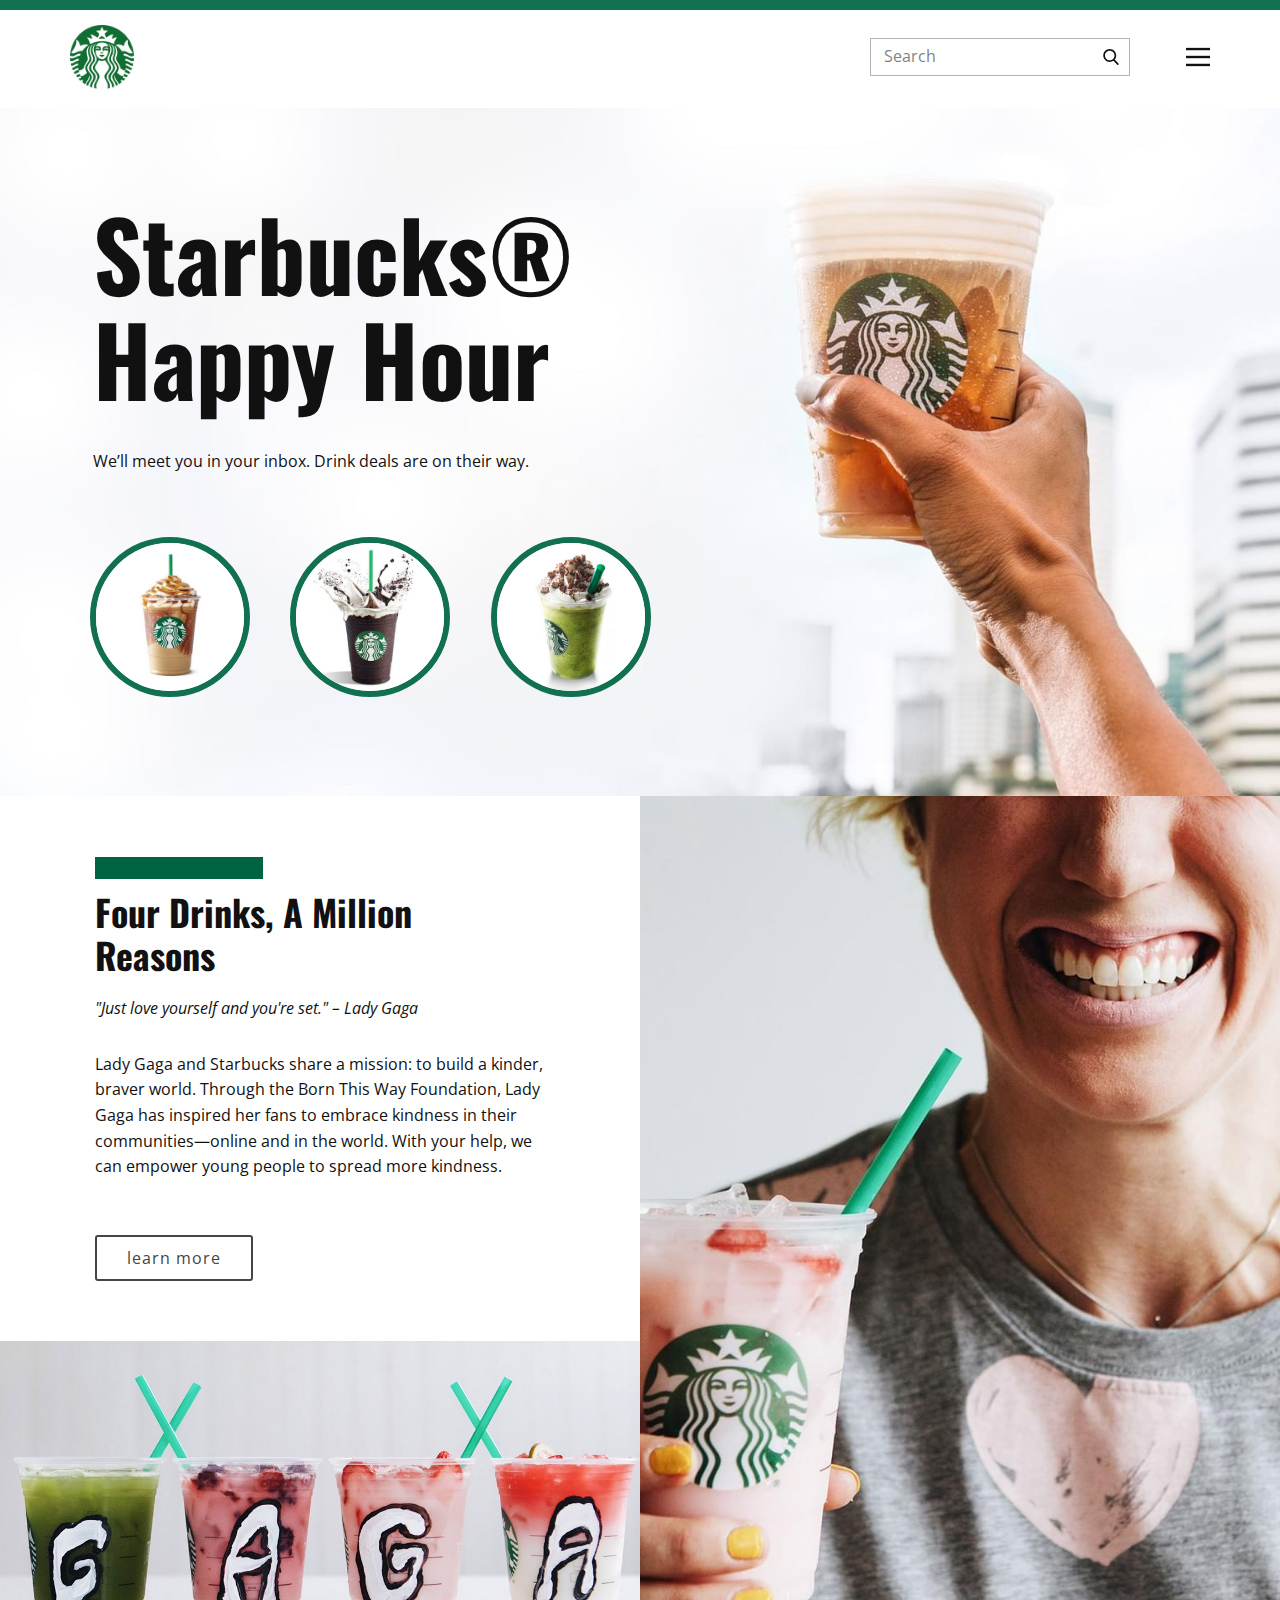
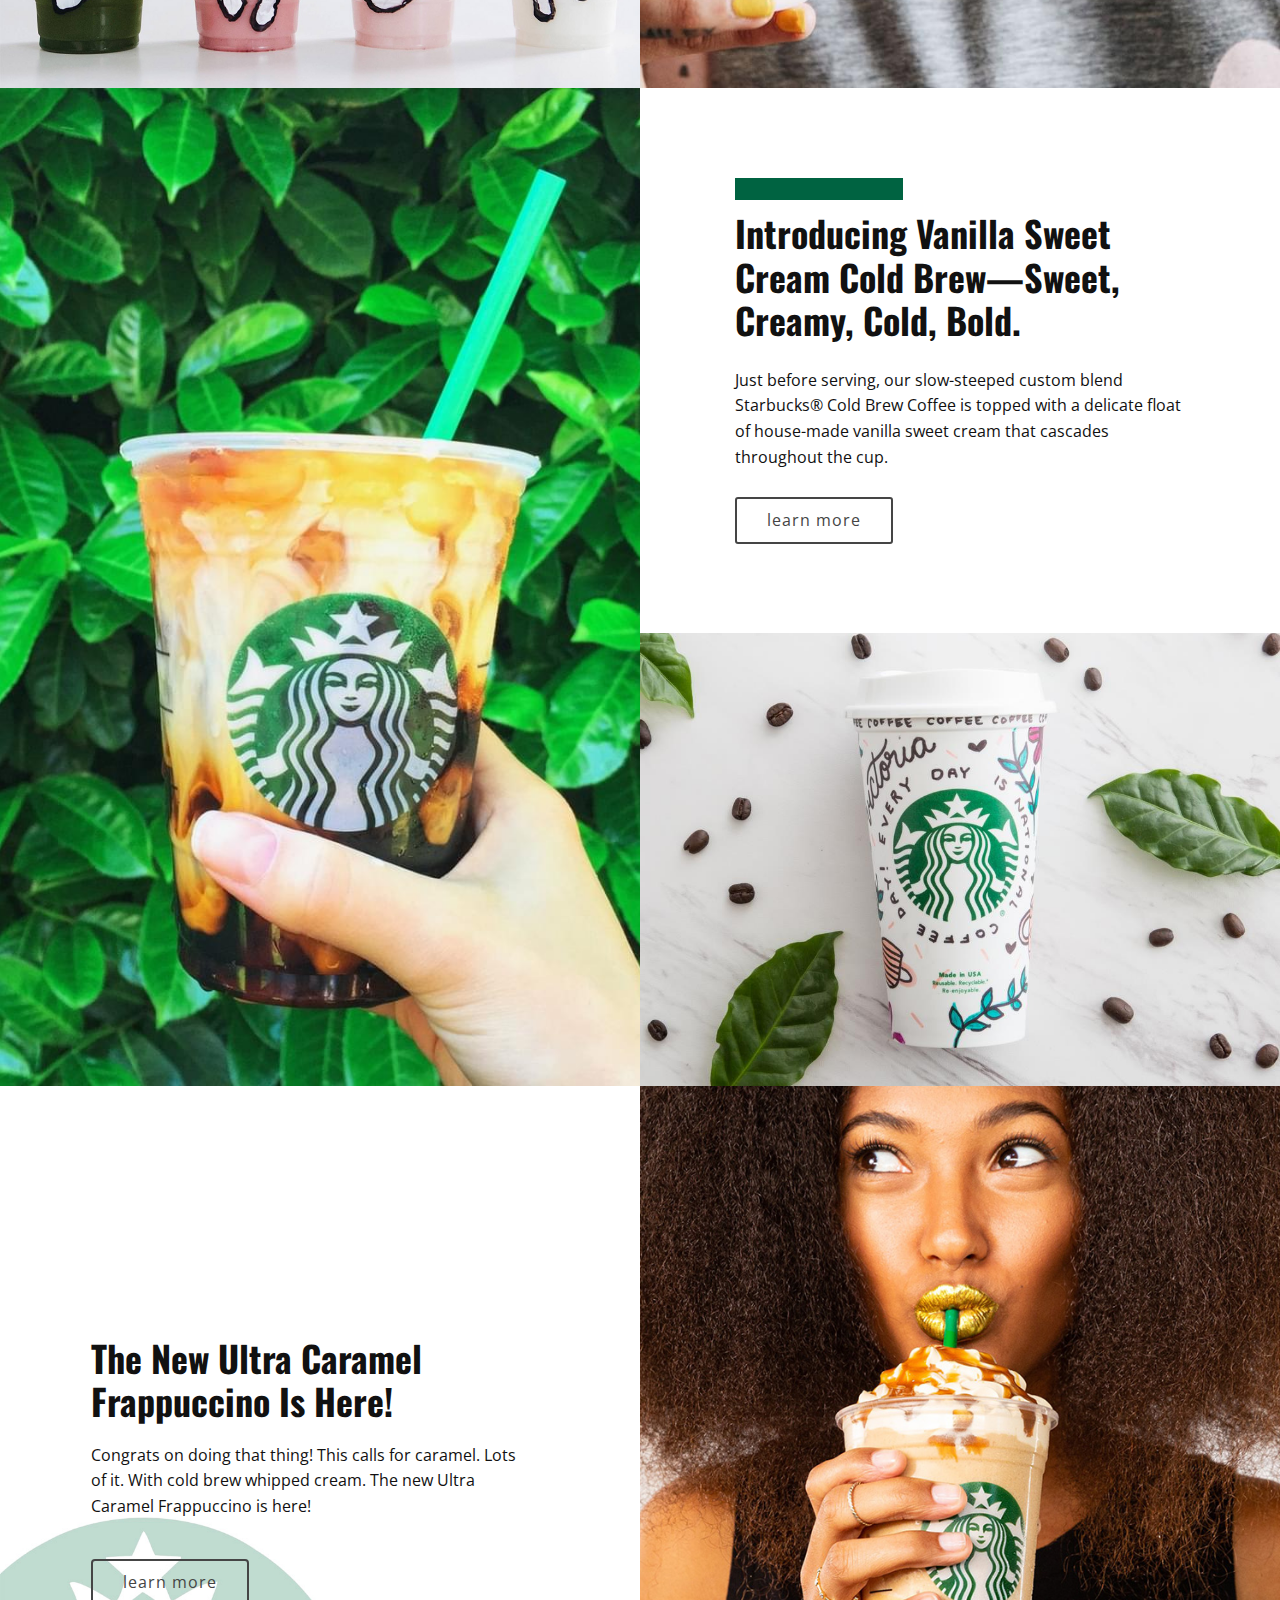
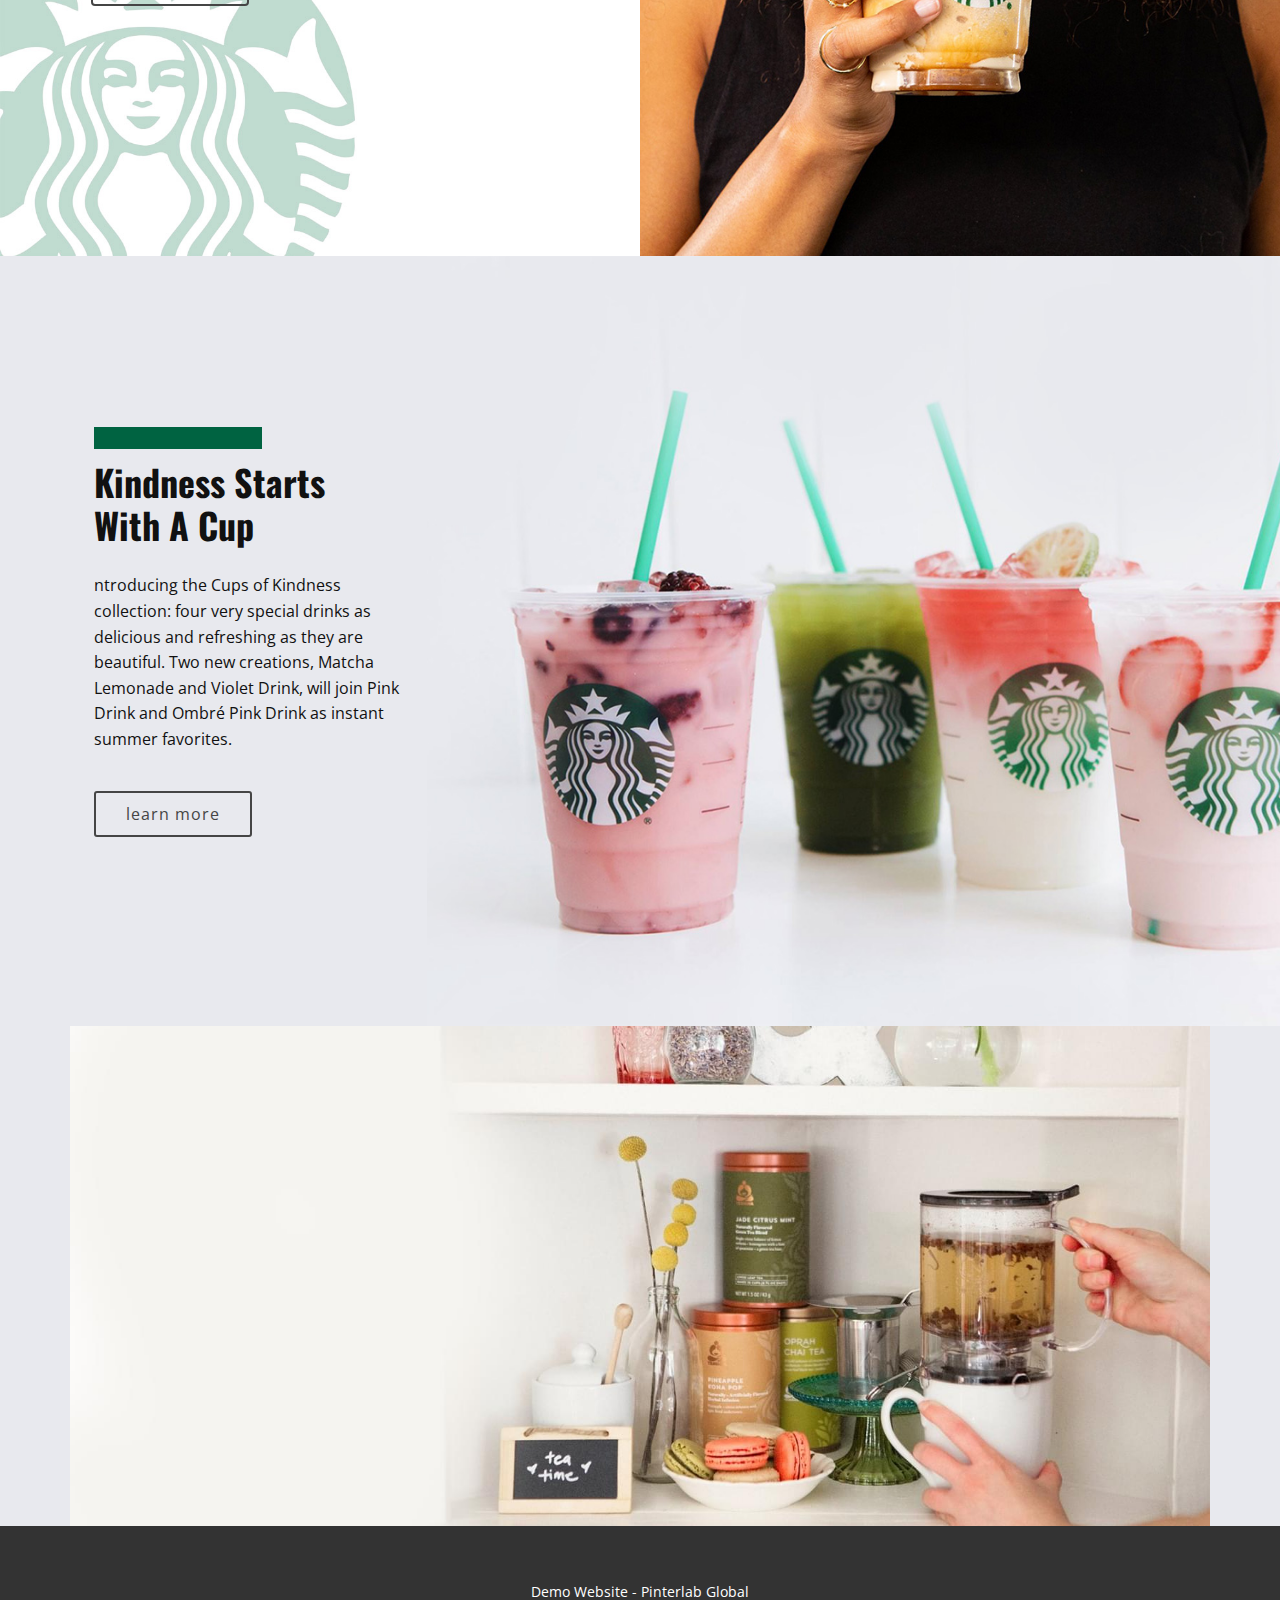
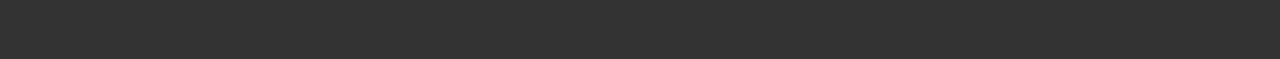
<file: index.html>
<!DOCTYPE html>
<html style="font-size: 16px;" lang="en"><head>
    <meta name="viewport" content="width=device-width, initial-scale=1.0">
    <meta charset="utf-8">
    <meta name="keywords" content="Starbucks® Happy Hour, Four drinks, a million reasons, Introducing Vanilla Sweet Cream Cold Brew—sweet, creamy, cold, bold., The new Ultra Caramel Frappuccino is here!, Kindness startswith a cup">
    <meta name="description" content="">
    <title>Home</title>
    <link rel="stylesheet" href="nicepage.css" media="screen">
<link rel="stylesheet" href="Home.css" media="screen">
    <script class="u-script" type="text/javascript" src="jquery.js" defer=""></script>
    <script class="u-script" type="text/javascript" src="nicepage.js" defer=""></script>
    <meta name="generator" content="Nicepage 4.19.3, nicepage.com">
    <link id="u-theme-google-font" rel="stylesheet" href="https://fonts.googleapis.com/css?family=Oswald:200,300,400,500,600,700|Open+Sans:300,300i,400,400i,500,500i,600,600i,700,700i,800,800i">
    
    
    
    
    
    
    
    <script type="application/ld+json">{
		"@context": "http://schema.org",
		"@type": "Organization",
		"name": "",
		"logo": "images/7b85f31517bf6b7b0b7490c86fa4dd25.png"
}</script>
    <meta name="theme-color" content="#006341">
    <meta property="og:title" content="Home">
    <meta property="og:type" content="website">
  </head>
  <body data-home-page="Home.html" data-home-page-title="Home" class="u-body u-xl-mode" data-lang="en"><header class="u-border-no-bottom u-border-no-left u-border-no-right u-border-no-top u-clearfix u-header u-white u-header" id="sec-94c7"><div class="u-border-10 u-border-palette-2-base u-expanded-width u-line u-line-horizontal u-line-1"></div><nav class="u-align-left u-menu u-menu-hamburger u-nav-spacing-25 u-offcanvas u-menu-1" data-responsive-from="XL">
        <div class="menu-collapse">
          <a class="u-button-style u-nav-link u-text-body-color" href="#" style="padding: 4px 0px; font-size: calc(1em + 8px);">
            <svg class="u-svg-link" preserveAspectRatio="xMidYMin slice" viewBox="0 0 302 302" style="undefined"><use xmlns:xlink="http://www.w3.org/1999/xlink" xlink:href="#svg-7b92"></use></svg>
            <svg xmlns="http://www.w3.org/2000/svg" xmlns:xlink="http://www.w3.org/1999/xlink" version="1.1" id="svg-7b92" x="0px" y="0px" viewBox="0 0 302 302" style="enable-background:new 0 0 302 302;" xml:space="preserve" class="u-svg-content"><g><rect y="36" width="302" height="30"></rect><rect y="236" width="302" height="30"></rect><rect y="136" width="302" height="30"></rect>
</g><g></g><g></g><g></g><g></g><g></g><g></g><g></g><g></g><g></g><g></g><g></g><g></g><g></g><g></g><g></g></svg>
          </a>
        </div>
        <div class="u-nav-container">
          <ul class="u-nav u-spacing-25 u-unstyled"><li class="u-nav-item"><a class="u-button-style u-nav-link" href="Home.html" style="padding: 8px 0px;">Home</a>
</li><li class="u-nav-item"><a class="u-button-style u-nav-link" href="About.html" style="padding: 8px 0px;">About</a>
</li><li class="u-nav-item"><a class="u-button-style u-nav-link" href="Contact.html" style="padding: 8px 0px;">Contact</a>
</li></ul>
        </div>
        <div class="u-nav-container-collapse">
          <div class="u-align-center u-black u-container-style u-inner-container-layout u-opacity u-opacity-95 u-sidenav">
            <div class="u-inner-container-layout u-sidenav-overflow">
              <div class="u-menu-close"></div>
              <ul class="u-align-center u-nav u-popupmenu-items u-unstyled u-nav-2"><li class="u-nav-item"><a class="u-button-style u-nav-link" href="Home.html" style="padding: 8px 0px;">Home</a>
</li><li class="u-nav-item"><a class="u-button-style u-nav-link" href="About.html" style="padding: 8px 0px;">About</a>
</li><li class="u-nav-item"><a class="u-button-style u-nav-link" href="Contact.html" style="padding: 8px 0px;">Contact</a>
</li></ul>
            </div>
          </div>
          <div class="u-black u-menu-overlay u-opacity u-opacity-70"></div>
        </div>
      </nav><form action="https://forms.nicepagesrv.com/Form/Process" method="get" class="u-border-1 u-border-grey-30 u-search u-search-right u-search-1">
        <button class="u-search-button" type="submit">
          <span class="u-search-icon u-spacing-10">
            <svg class="u-svg-link" preserveAspectRatio="xMidYMin slice" viewBox="0 0 56.966 56.966" style="undefined"><use xmlns:xlink="http://www.w3.org/1999/xlink" xlink:href="#svg-54b8"></use></svg>
            <svg xmlns="http://www.w3.org/2000/svg" xmlns:xlink="http://www.w3.org/1999/xlink" version="1.1" id="svg-54b8" x="0px" y="0px" viewBox="0 0 56.966 56.966" style="enable-background:new 0 0 56.966 56.966;" xml:space="preserve" class="u-svg-content"><path d="M55.146,51.887L41.588,37.786c3.486-4.144,5.396-9.358,5.396-14.786c0-12.682-10.318-23-23-23s-23,10.318-23,23  s10.318,23,23,23c4.761,0,9.298-1.436,13.177-4.162l13.661,14.208c0.571,0.593,1.339,0.92,2.162,0.92  c0.779,0,1.518-0.297,2.079-0.837C56.255,54.982,56.293,53.08,55.146,51.887z M23.984,6c9.374,0,17,7.626,17,17s-7.626,17-17,17  s-17-7.626-17-17S14.61,6,23.984,6z"></path><g></g><g></g><g></g><g></g><g></g><g></g><g></g><g></g><g></g><g></g><g></g><g></g><g></g><g></g><g></g></svg>
          </span>
        </button>
        <input class="u-search-input" type="search" name="search" value="" placeholder="Search">
      </form><a href="#" class="u-image u-logo u-image-1" src="" data-image-width="300" data-image-height="300">
        <img src="images/7b85f31517bf6b7b0b7490c86fa4dd25.png" class="u-logo-image u-logo-image-1">
      </a></header> 
    <section class="u-clearfix u-image u-section-1" id="sec-d448">
      <div class="u-clearfix u-sheet u-sheet-1">
        <div class="u-clearfix u-layout-wrap u-layout-wrap-1">
          <div class="u-layout">
            <div class="u-layout-col">
              <div class="u-size-30">
                <div class="u-layout-row">
                  <div class="u-container-style u-layout-cell u-left-cell u-right-cell u-size-60 u-layout-cell-1">
                    <div class="u-container-layout u-valign-middle u-container-layout-1">
                      <h1 class="u-text u-title u-text-1">Starbucks® Happy Hour</h1>
                      <p class="u-large-text u-text u-text-variant u-text-2">We’ll meet you in your inbox. Drink deals are on their way.</p>
                    </div>
                  </div>
                </div>
              </div>
              <div class="u-size-30">
                <div class="u-layout-row">
                  <div class="u-align-center u-container-style u-layout-cell u-left-cell u-size-20 u-size-30-md u-layout-cell-2">
                    <div class="u-container-layout u-valign-middle u-container-layout-2">
                      <img src="images/b4c7f7f7e5bc029887e9054ab5a91439.jpeg" alt="" class="u-border-6 u-border-palette-2-base u-image u-image-circle u-image-1" data-image-width="354" data-image-height="354">
                    </div>
                  </div>
                  <div class="u-align-center u-container-style u-layout-cell u-size-20 u-size-30-md u-layout-cell-3">
                    <div class="u-container-layout u-valign-middle u-container-layout-3">
                      <img src="images/262410abd873f7d28b0c25b7861b18f9.jpeg" alt="" class="u-border-6 u-border-palette-2-base u-image u-image-circle u-image-2">
                    </div>
                  </div>
                  <div class="u-align-center u-container-style u-layout-cell u-right-cell u-size-20 u-size-30-md u-layout-cell-4">
                    <div class="u-container-layout u-valign-middle u-container-layout-4">
                      <img src="images/5ed0330afa7bb45a743850bb6008f7ee.jpeg" alt="" class="u-border-6 u-border-palette-2-base u-image u-image-circle u-image-3">
                    </div>
                  </div>
                </div>
              </div>
            </div>
          </div>
        </div>
      </div>
    </section>
    <section class="u-clearfix u-section-2" id="carousel_582c">
      <div class="u-clearfix u-expanded-width u-layout-wrap u-layout-wrap-1">
        <div class="u-gutter-0 u-layout">
          <div class="u-layout-row">
            <div class="u-size-30 u-size-60-md">
              <div class="u-layout-col">
                <div class="u-container-style u-layout-cell u-right-cell u-size-20 u-white u-layout-cell-1">
                  <div class="u-container-layout">
                    <div class="u-container-style u-group u-group-1">
                      <div class="u-container-layout u-valign-middle u-container-layout-2">
                        <div class="u-palette-1-base u-shape u-shape-rectangle u-shape-1"></div>
                        <h2 class="u-text u-text-1">Four drinks, a million reasons&nbsp;<br>
                        </h2>
                        <p class="u-text u-text-2">"Just love yourself and you're set." – Lady Gaga</p>
                        <p class="u-text u-text-3">Lady Gaga and Starbucks share a mission: to build a kinder, braver world. Through the Born This Way Foundation, Lady Gaga has inspired her fans to embrace kindness in their communities—online and in the world. With your help, we can empower young people to spread more kindness.</p>
                        <a href="https://www.starbucks.com/promo/cupsofkindness?utm_source=facebook&amp;utm_medium=social&amp;utm_campaign=summer1" class="u-btn u-button-style u-btn-1" target="_blank">learn more</a>
                      </div>
                    </div>
                  </div>
                </div>
                <div class="u-container-style u-image u-layout-cell u-right-cell u-size-40 u-image-1">
                  <div class="u-container-layout"></div>
                </div>
              </div>
            </div>
            <div class="u-size-30 u-size-60-md">
              <div class="u-layout-row">
                <div class="u-container-style u-image u-layout-cell u-left-cell u-size-60 u-image-2">
                  <div class="u-container-layout"></div>
                </div>
              </div>
            </div>
          </div>
        </div>
      </div>
    </section>
    <section class="u-clearfix u-section-3" id="carousel_662c">
      <div class="u-clearfix u-expanded-width u-layout-wrap u-layout-wrap-1">
        <div class="u-gutter-0 u-layout">
          <div class="u-layout-row">
            <div class="u-size-30">
              <div class="u-layout-row">
                <div class="u-container-style u-image u-layout-cell u-left-cell u-size-60 u-image-1">
                  <div class="u-container-layout"></div>
                </div>
              </div>
            </div>
            <div class="u-size-30">
              <div class="u-layout-col">
                <div class="u-container-style u-layout-cell u-right-cell u-size-30 u-white u-layout-cell-2">
                  <div class="u-container-layout">
                    <div class="u-container-style u-group u-group-1">
                      <div class="u-container-layout u-valign-middle u-container-layout-3">
                        <div class="u-palette-1-base u-shape u-shape-rectangle u-shape-1"></div>
                        <h2 class="u-text u-text-1">Introducing Vanilla Sweet Cream Cold Brew—sweet, creamy, cold, bold.<br>
                        </h2>
                        <p class="u-text u-text-2">Just before serving, our slow-steeped custom blend Starbucks® Cold Brew Coffee is topped with a delicate float of house-made vanilla sweet cream that cascades throughout the cup. </p>
                        <a href="https://www.facebook.com/Starbucks/photos/a.152298483056/10154193002363057/?type=3&amp;theater" class="u-btn u-button-style u-btn-1" target="_blank">learn more</a>
                      </div>
                    </div>
                  </div>
                </div>
                <div class="u-container-style u-image u-layout-cell u-right-cell u-size-30 u-image-2">
                  <div class="u-container-layout"></div>
                </div>
              </div>
            </div>
          </div>
        </div>
      </div>
    </section>
    <section class="u-clearfix u-image u-section-4" id="carousel_4a36">
      <div class="u-clearfix u-expanded-width u-layout-wrap u-layout-wrap-1">
        <div class="u-layout">
          <div class="u-layout-row">
            <div class="u-container-style u-layout-cell u-left-cell u-size-30 u-layout-cell-1">
              <div class="u-container-layout">
                <div class="u-container-style u-group u-group-1">
                  <div class="u-container-layout u-valign-middle">
                    <h2 class="u-text u-text-1">The new Ultra Caramel Frappuccino is here!</h2>
                    <p class="u-text u-text-2">Congrats on doing that thing! This calls for caramel. Lots of it. With cold brew whipped cream. The new Ultra Caramel Frappuccino is here!</p>
                    <a href="https://www.facebook.com/Starbucks/photos/a.152298483056/10156513728903057/?type=3" class="u-btn u-button-style u-btn-1" target="_blank">learn more</a>
                  </div>
                </div>
              </div>
            </div>
            <div class="u-container-style u-image u-layout-cell u-right-cell u-size-30 u-image-1">
              <div class="u-container-layout"></div>
            </div>
          </div>
        </div>
      </div>
    </section>
    <section class="u-clearfix u-section-5" id="sec-8b42">
      <div class="u-clearfix u-expanded-width u-layout-wrap u-layout-wrap-1">
        <div class="u-layout">
          <div class="u-layout-row">
            <div class="u-container-style u-layout-cell u-left-cell u-size-20 u-layout-cell-1">
              <div class="u-container-layout">
                <div class="u-container-style u-group u-group-1">
                  <div class="u-container-layout u-container-layout-2">
                    <div class="u-palette-1-base u-shape u-shape-rectangle u-shape-1"></div>
                    <h2 class="u-text u-text-1">Kindness starts<br>with a cup<br>
                    </h2>
                    <p class="u-text u-text-2">ntroducing the Cups of Kindness collection: four very special drinks as delicious and refreshing as they are beautiful. Two new creations, Matcha Lemonade and Violet Drink, will join Pink Drink and Ombré Pink Drink as instant summer favorites. </p>
                    <a href="https://www.starbucks.com/promo/cupsofkindness?utm_source=facebook&amp;utm_medium=social&amp;utm_campaign=summer1" class="u-btn u-button-style u-btn-1" target="_blank">learn more</a>
                  </div>
                </div>
              </div>
            </div>
            <div class="u-container-style u-image u-layout-cell u-right-cell u-size-40 u-image-1">
              <div class="u-container-layout"></div>
            </div>
          </div>
        </div>
      </div>
    </section>
    <section class="u-clearfix u-section-6" id="sec-57d9">
      <div class="u-clearfix u-image u-sheet u-image-1" data-image-width="1600" data-image-height="820"></div>
    </section>
    
    
    <footer class="u-clearfix u-footer u-grey-80" id="sec-bde3"><div class="u-clearfix u-sheet u-sheet-1">
        <div class="u-align-center u-container-style u-group u-group-1">
          <div class="u-container-layout u-valign-middle u-container-layout-1">
            <p class="u-small-text u-text u-text-variant u-text-1">Demo Website - Pinterlab Global</p>
          </div>
        </div>
      </div></footer>
</body></html>
</file>
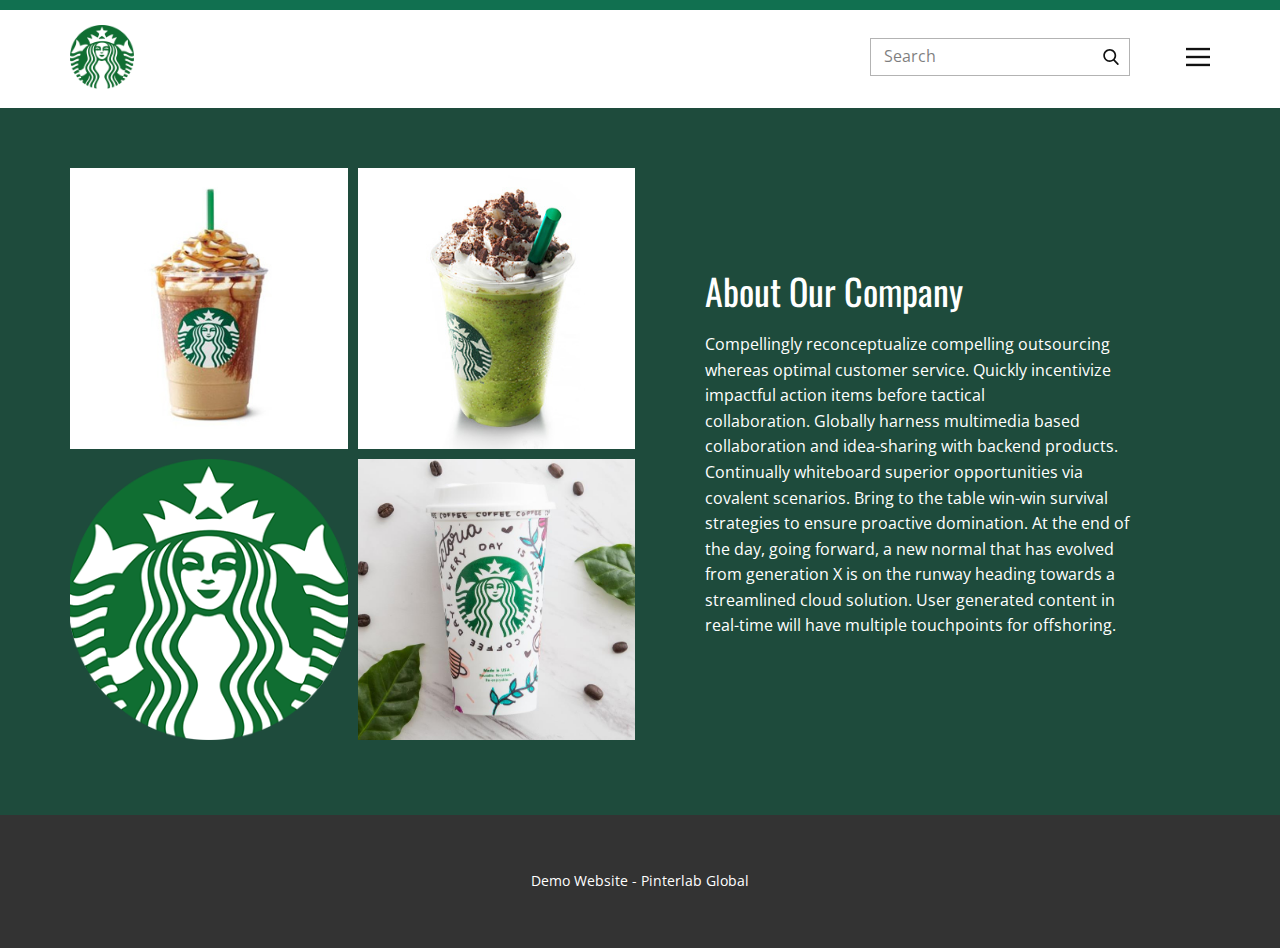
<file: About.html>
<!DOCTYPE html>
<html style="font-size: 16px;" lang="en"><head>
    <meta name="viewport" content="width=device-width, initial-scale=1.0">
    <meta charset="utf-8">
    <meta name="keywords" content="About Our Company">
    <meta name="description" content="">
    <title>About</title>
    <link rel="stylesheet" href="nicepage.css" media="screen">
<link rel="stylesheet" href="About.css" media="screen">
    <script class="u-script" type="text/javascript" src="jquery.js" defer=""></script>
    <script class="u-script" type="text/javascript" src="nicepage.js" defer=""></script>
    <meta name="generator" content="Nicepage 4.19.3, nicepage.com">
    <link id="u-theme-google-font" rel="stylesheet" href="https://fonts.googleapis.com/css?family=Oswald:200,300,400,500,600,700|Open+Sans:300,300i,400,400i,500,500i,600,600i,700,700i,800,800i">
    
    
    <script type="application/ld+json">{
		"@context": "http://schema.org",
		"@type": "Organization",
		"name": "",
		"logo": "images/7b85f31517bf6b7b0b7490c86fa4dd25.png"
}</script>
    <meta name="theme-color" content="#006341">
    <meta property="og:title" content="About">
    <meta property="og:type" content="website">
  </head>
  <body class="u-body u-xl-mode" data-lang="en"><header class="u-border-no-bottom u-border-no-left u-border-no-right u-border-no-top u-clearfix u-header u-white u-header" id="sec-94c7"><div class="u-border-10 u-border-palette-2-base u-expanded-width u-line u-line-horizontal u-line-1"></div><nav class="u-align-left u-menu u-menu-hamburger u-nav-spacing-25 u-offcanvas u-menu-1" data-responsive-from="XL">
        <div class="menu-collapse">
          <a class="u-button-style u-nav-link u-text-body-color" href="#" style="padding: 4px 0px; font-size: calc(1em + 8px);">
            <svg class="u-svg-link" preserveAspectRatio="xMidYMin slice" viewBox="0 0 302 302" style="undefined"><use xmlns:xlink="http://www.w3.org/1999/xlink" xlink:href="#svg-7b92"></use></svg>
            <svg xmlns="http://www.w3.org/2000/svg" xmlns:xlink="http://www.w3.org/1999/xlink" version="1.1" id="svg-7b92" x="0px" y="0px" viewBox="0 0 302 302" style="enable-background:new 0 0 302 302;" xml:space="preserve" class="u-svg-content"><g><rect y="36" width="302" height="30"></rect><rect y="236" width="302" height="30"></rect><rect y="136" width="302" height="30"></rect>
</g><g></g><g></g><g></g><g></g><g></g><g></g><g></g><g></g><g></g><g></g><g></g><g></g><g></g><g></g><g></g></svg>
          </a>
        </div>
        <div class="u-nav-container">
          <ul class="u-nav u-spacing-25 u-unstyled"><li class="u-nav-item"><a class="u-button-style u-nav-link" href="Home.html" style="padding: 8px 0px;">Home</a>
</li><li class="u-nav-item"><a class="u-button-style u-nav-link" href="About.html" style="padding: 8px 0px;">About</a>
</li><li class="u-nav-item"><a class="u-button-style u-nav-link" href="Contact.html" style="padding: 8px 0px;">Contact</a>
</li></ul>
        </div>
        <div class="u-nav-container-collapse">
          <div class="u-align-center u-black u-container-style u-inner-container-layout u-opacity u-opacity-95 u-sidenav">
            <div class="u-inner-container-layout u-sidenav-overflow">
              <div class="u-menu-close"></div>
              <ul class="u-align-center u-nav u-popupmenu-items u-unstyled u-nav-2"><li class="u-nav-item"><a class="u-button-style u-nav-link" href="Home.html" style="padding: 8px 0px;">Home</a>
</li><li class="u-nav-item"><a class="u-button-style u-nav-link" href="About.html" style="padding: 8px 0px;">About</a>
</li><li class="u-nav-item"><a class="u-button-style u-nav-link" href="Contact.html" style="padding: 8px 0px;">Contact</a>
</li></ul>
            </div>
          </div>
          <div class="u-black u-menu-overlay u-opacity u-opacity-70"></div>
        </div>
      </nav><form action="https://forms.nicepagesrv.com/Form/Process" method="get" class="u-border-1 u-border-grey-30 u-search u-search-right u-search-1">
        <button class="u-search-button" type="submit">
          <span class="u-search-icon u-spacing-10">
            <svg class="u-svg-link" preserveAspectRatio="xMidYMin slice" viewBox="0 0 56.966 56.966" style="undefined"><use xmlns:xlink="http://www.w3.org/1999/xlink" xlink:href="#svg-54b8"></use></svg>
            <svg xmlns="http://www.w3.org/2000/svg" xmlns:xlink="http://www.w3.org/1999/xlink" version="1.1" id="svg-54b8" x="0px" y="0px" viewBox="0 0 56.966 56.966" style="enable-background:new 0 0 56.966 56.966;" xml:space="preserve" class="u-svg-content"><path d="M55.146,51.887L41.588,37.786c3.486-4.144,5.396-9.358,5.396-14.786c0-12.682-10.318-23-23-23s-23,10.318-23,23  s10.318,23,23,23c4.761,0,9.298-1.436,13.177-4.162l13.661,14.208c0.571,0.593,1.339,0.92,2.162,0.92  c0.779,0,1.518-0.297,2.079-0.837C56.255,54.982,56.293,53.08,55.146,51.887z M23.984,6c9.374,0,17,7.626,17,17s-7.626,17-17,17  s-17-7.626-17-17S14.61,6,23.984,6z"></path><g></g><g></g><g></g><g></g><g></g><g></g><g></g><g></g><g></g><g></g><g></g><g></g><g></g><g></g><g></g></svg>
          </span>
        </button>
        <input class="u-search-input" type="search" name="search" value="" placeholder="Search">
      </form><a href="#" class="u-image u-logo u-image-1" src="" data-image-width="300" data-image-height="300">
        <img src="images/7b85f31517bf6b7b0b7490c86fa4dd25.png" class="u-logo-image u-logo-image-1">
      </a></header>
    <section class="u-clearfix u-palette-1-dark-2 u-section-1" id="sec-60f1">
      <div class="u-clearfix u-sheet u-sheet-1">
        <div class="u-clearfix u-expanded-width u-gutter-10 u-layout-wrap u-layout-wrap-1">
          <div class="u-gutter-0 u-layout">
            <div class="u-layout-row">
              <div class="u-size-30 u-size-60-md">
                <div class="u-layout-col">
                  <div class="u-size-30">
                    <div class="u-layout-row">
                      <div class="u-container-style u-image u-layout-cell u-left-cell u-size-30 u-image-1" data-image-width="354" data-image-height="354">
                        <div class="u-container-layout u-container-layout-1"></div>
                      </div>
                      <div class="u-container-style u-image u-layout-cell u-size-30 u-image-2" data-image-width="354" data-image-height="354">
                        <div class="u-container-layout u-container-layout-2"></div>
                      </div>
                    </div>
                  </div>
                  <div class="u-size-30">
                    <div class="u-layout-row">
                      <div class="u-container-style u-image u-layout-cell u-left-cell u-size-30 u-image-3" data-image-width="300" data-image-height="300">
                        <div class="u-container-layout u-container-layout-3"></div>
                      </div>
                      <div class="u-container-style u-image u-layout-cell u-size-30 u-image-4" data-image-width="1000" data-image-height="714">
                        <div class="u-container-layout u-container-layout-4"></div>
                      </div>
                    </div>
                  </div>
                </div>
              </div>
              <div class="u-size-30 u-size-60-md">
                <div class="u-layout-col">
                  <div class="u-align-left u-container-style u-layout-cell u-right-cell u-size-60 u-layout-cell-5">
                    <div class="u-container-layout u-valign-middle u-container-layout-5">
                      <h2 class="u-text u-text-1">About Our Company</h2>
                      <p class="u-text u-text-2">Compellingly reconceptualize compelling outsourcing whereas optimal customer service. Quickly incentivize impactful action items before tactical collaboration.&nbsp;Globally harness multimedia based collaboration
                                            and idea-sharing with backend products. Continually whiteboard superior opportunities via covalent scenarios.&nbsp;Bring to the table win-win survival strategies to ensure proactive domination. At the end of
                                            the day, going forward, a new normal that has evolved from generation X is on the runway heading towards a streamlined cloud solution. User generated content in real-time will have multiple touchpoints for offshoring.</p>
                    </div>
                  </div>
                </div>
              </div>
            </div>
          </div>
        </div>
      </div>
    </section>
    
    
    <footer class="u-clearfix u-footer u-grey-80" id="sec-bde3"><div class="u-clearfix u-sheet u-sheet-1">
        <div class="u-align-center u-container-style u-group u-group-1">
          <div class="u-container-layout u-valign-middle u-container-layout-1">
            <p class="u-small-text u-text u-text-variant u-text-1">Demo Website - Pinterlab Global</p>
          </div>
        </div>
      </div></footer>
</body></html>
</file>
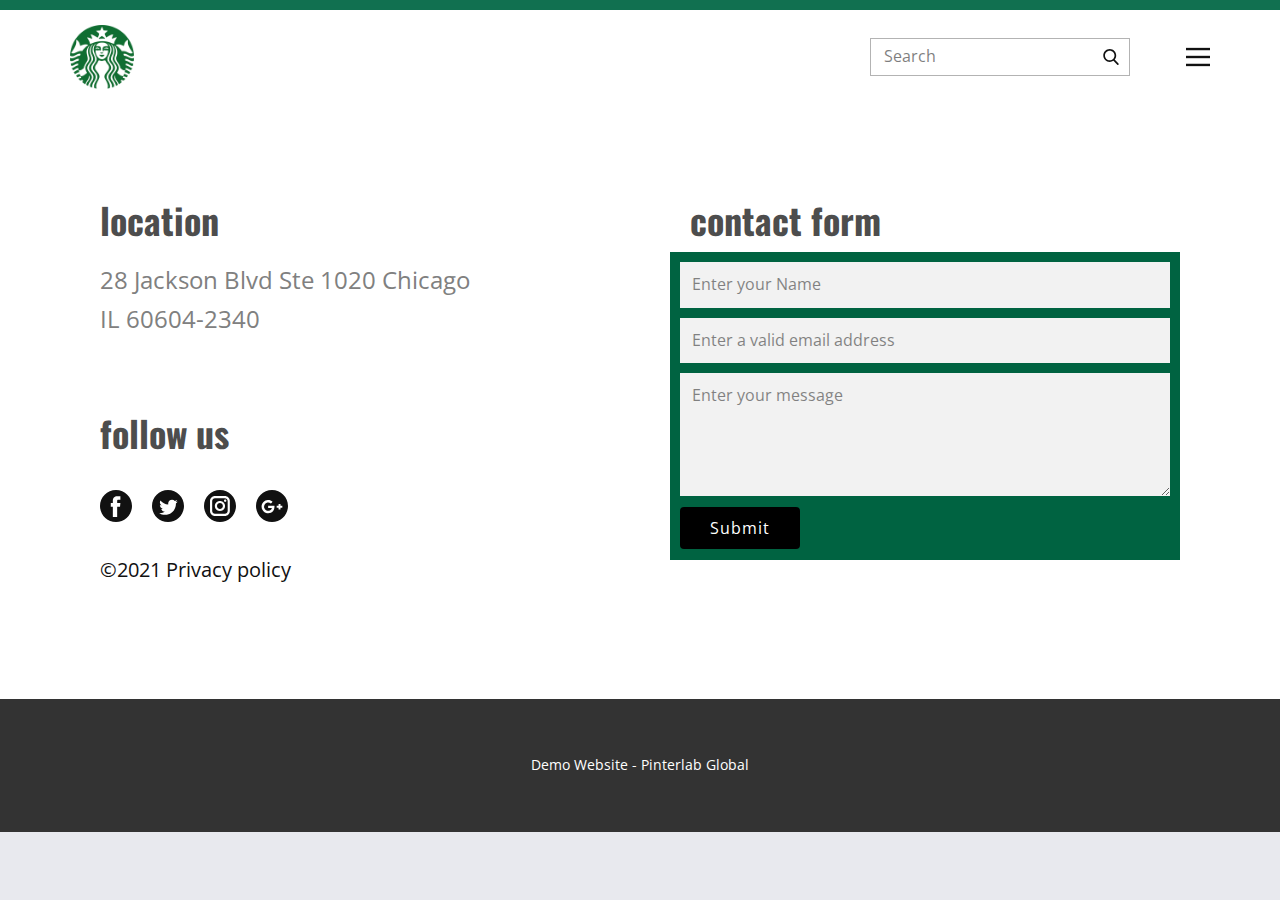
<file: Contact.html>
<!DOCTYPE html>
<html style="font-size: 16px;" lang="en"><head>
    <meta name="viewport" content="width=device-width, initial-scale=1.0">
    <meta charset="utf-8">
    <meta name="keywords" content="location, follow us, contact form">
    <meta name="description" content="">
    <title>Contact</title>
    <link rel="stylesheet" href="nicepage.css" media="screen">
<link rel="stylesheet" href="Contact.css" media="screen">
    <script class="u-script" type="text/javascript" src="jquery.js" defer=""></script>
    <script class="u-script" type="text/javascript" src="nicepage.js" defer=""></script>
    <meta name="generator" content="Nicepage 4.19.3, nicepage.com">
    <link id="u-theme-google-font" rel="stylesheet" href="https://fonts.googleapis.com/css?family=Oswald:200,300,400,500,600,700|Open+Sans:300,300i,400,400i,500,500i,600,600i,700,700i,800,800i">
    
    
    <script type="application/ld+json">{
		"@context": "http://schema.org",
		"@type": "Organization",
		"name": "",
		"logo": "images/7b85f31517bf6b7b0b7490c86fa4dd25.png"
}</script>
    <meta name="theme-color" content="#006341">
    <meta property="og:title" content="Contact">
    <meta property="og:type" content="website">
  </head>
  <body class="u-body u-xl-mode" data-lang="en"><header class="u-border-no-bottom u-border-no-left u-border-no-right u-border-no-top u-clearfix u-header u-white u-header" id="sec-94c7"><div class="u-border-10 u-border-palette-2-base u-expanded-width u-line u-line-horizontal u-line-1"></div><nav class="u-align-left u-menu u-menu-hamburger u-nav-spacing-25 u-offcanvas u-menu-1" data-responsive-from="XL">
        <div class="menu-collapse">
          <a class="u-button-style u-nav-link u-text-body-color" href="#" style="padding: 4px 0px; font-size: calc(1em + 8px);">
            <svg class="u-svg-link" preserveAspectRatio="xMidYMin slice" viewBox="0 0 302 302" style="undefined"><use xmlns:xlink="http://www.w3.org/1999/xlink" xlink:href="#svg-7b92"></use></svg>
            <svg xmlns="http://www.w3.org/2000/svg" xmlns:xlink="http://www.w3.org/1999/xlink" version="1.1" id="svg-7b92" x="0px" y="0px" viewBox="0 0 302 302" style="enable-background:new 0 0 302 302;" xml:space="preserve" class="u-svg-content"><g><rect y="36" width="302" height="30"></rect><rect y="236" width="302" height="30"></rect><rect y="136" width="302" height="30"></rect>
</g><g></g><g></g><g></g><g></g><g></g><g></g><g></g><g></g><g></g><g></g><g></g><g></g><g></g><g></g><g></g></svg>
          </a>
        </div>
        <div class="u-nav-container">
          <ul class="u-nav u-spacing-25 u-unstyled"><li class="u-nav-item"><a class="u-button-style u-nav-link" href="Home.html" style="padding: 8px 0px;">Home</a>
</li><li class="u-nav-item"><a class="u-button-style u-nav-link" href="About.html" style="padding: 8px 0px;">About</a>
</li><li class="u-nav-item"><a class="u-button-style u-nav-link" href="Contact.html" style="padding: 8px 0px;">Contact</a>
</li></ul>
        </div>
        <div class="u-nav-container-collapse">
          <div class="u-align-center u-black u-container-style u-inner-container-layout u-opacity u-opacity-95 u-sidenav">
            <div class="u-inner-container-layout u-sidenav-overflow">
              <div class="u-menu-close"></div>
              <ul class="u-align-center u-nav u-popupmenu-items u-unstyled u-nav-2"><li class="u-nav-item"><a class="u-button-style u-nav-link" href="Home.html" style="padding: 8px 0px;">Home</a>
</li><li class="u-nav-item"><a class="u-button-style u-nav-link" href="About.html" style="padding: 8px 0px;">About</a>
</li><li class="u-nav-item"><a class="u-button-style u-nav-link" href="Contact.html" style="padding: 8px 0px;">Contact</a>
</li></ul>
            </div>
          </div>
          <div class="u-black u-menu-overlay u-opacity u-opacity-70"></div>
        </div>
      </nav><form action="https://forms.nicepagesrv.com/Form/Process" method="get" class="u-border-1 u-border-grey-30 u-search u-search-right u-search-1">
        <button class="u-search-button" type="submit">
          <span class="u-search-icon u-spacing-10">
            <svg class="u-svg-link" preserveAspectRatio="xMidYMin slice" viewBox="0 0 56.966 56.966" style="undefined"><use xmlns:xlink="http://www.w3.org/1999/xlink" xlink:href="#svg-54b8"></use></svg>
            <svg xmlns="http://www.w3.org/2000/svg" xmlns:xlink="http://www.w3.org/1999/xlink" version="1.1" id="svg-54b8" x="0px" y="0px" viewBox="0 0 56.966 56.966" style="enable-background:new 0 0 56.966 56.966;" xml:space="preserve" class="u-svg-content"><path d="M55.146,51.887L41.588,37.786c3.486-4.144,5.396-9.358,5.396-14.786c0-12.682-10.318-23-23-23s-23,10.318-23,23  s10.318,23,23,23c4.761,0,9.298-1.436,13.177-4.162l13.661,14.208c0.571,0.593,1.339,0.92,2.162,0.92  c0.779,0,1.518-0.297,2.079-0.837C56.255,54.982,56.293,53.08,55.146,51.887z M23.984,6c9.374,0,17,7.626,17,17s-7.626,17-17,17  s-17-7.626-17-17S14.61,6,23.984,6z"></path><g></g><g></g><g></g><g></g><g></g><g></g><g></g><g></g><g></g><g></g><g></g><g></g><g></g><g></g><g></g></svg>
          </span>
        </button>
        <input class="u-search-input" type="search" name="search" value="" placeholder="Search">
      </form><a href="#" class="u-image u-logo u-image-1" src="" data-image-width="300" data-image-height="300">
        <img src="images/7b85f31517bf6b7b0b7490c86fa4dd25.png" class="u-logo-image u-logo-image-1">
      </a></header>
    <section class="u-clearfix u-white u-section-1" id="sec-d488">
      <div class="u-clearfix u-sheet u-valign-middle u-sheet-1">
        <div class="u-clearfix u-expanded-width u-layout-wrap u-layout-wrap-1">
          <div class="u-gutter-0 u-layout">
            <div class="u-layout-row">
              <div class="u-size-30">
                <div class="u-layout-col">
                  <div class="u-container-style u-layout-cell u-size-30 u-layout-cell-1">
                    <div class="u-container-layout u-valign-top u-container-layout-1">
                      <h2 class="u-text u-text-default u-text-grey-70 u-text-1">location</h2>
                      <p class="u-text u-text-grey-50 u-text-2">28 Jackson Blvd Ste 1020 Chicago <br>IL 60604-2340 
                      </p>
                    </div>
                  </div>
                  <div class="u-align-left u-container-style u-layout-cell u-size-30 u-layout-cell-2">
                    <div class="u-container-layout u-container-layout-2">
                      <h2 class="u-text u-text-default u-text-grey-70 u-text-3">follow us</h2>
                      <div class="u-social-icons u-spacing-20 u-social-icons-1">
                        <a class="u-social-url" target="_blank" href=""><span class="u-icon u-icon-circle u-social-facebook u-social-icon u-icon-1">
                        <svg class="u-svg-link" preserveAspectRatio="xMidYMin slice" viewBox="0 0 112.2 112.2" style=""><use xmlns:xlink="http://www.w3.org/1999/xlink" xlink:href="#svg-c3c6"></use></svg>
                        <svg x="0px" y="0px" viewBox="0 0 112.2 112.2" style="enable-background:new 0 0 112.2 112.2;" xml:space="preserve" id="svg-c3c6" class="u-svg-content"><path d="M56.1,0C25.1,0,0,25.1,0,56.1c0,31,25.1,56.1,56.1,56.1c31,0,56.1-25.1,56.1-56.1C112.2,25.1,87.1,0,56.1,0z M71.6,34.3h-8.2c-1.3,0-3.2,0.7-3.2,3.5v7.6h11.3l-1.3,12.9h-10V95H45V58.3h-7.2V45.4H45v-8.3c0-6,2.8-15.3,15.3-15.3l11.2,0V34.3z "></path></svg>
                      </span>
                        </a>
                        <a class="u-social-url" target="_blank" href=""><span class="u-icon u-icon-circle u-social-icon u-social-twitter u-icon-2">
                        <svg class="u-svg-link" preserveAspectRatio="xMidYMin slice" viewBox="0 0 112.2 112.2" style=""><use xmlns:xlink="http://www.w3.org/1999/xlink" xlink:href="#svg-00d0"></use></svg>
                        <svg x="0px" y="0px" viewBox="0 0 112.2 112.2" style="enable-background:new 0 0 112.2 112.2;" xml:space="preserve" id="svg-00d0" class="u-svg-content"><path d="M56.1,0C25.1,0,0,25.1,0,56.1s25.1,56.1,56.1,56.1s56.1-25.1,56.1-56.1S87.1,0,56.1,0z M83.8,47.3 c0,0.6,0,1.2,0,1.7c0,17.7-13.5,38.2-38.2,38.2c-7.6,0-14.6-2.2-20.6-6c1,0.1,2.1,0.2,3.2,0.2c6.3,0,12.1-2.1,16.7-5.7 c-5.9-0.1-10.8-4-12.5-9.3c0.8,0.2,1.7,0.2,2.5,0.2c1.2,0,2.4-0.2,3.5-0.5c-6.1-1.2-10.8-6.7-10.8-13.1c0-0.1,0-0.1,0-0.2 c1.8,1,3.9,1.6,6.1,1.7c-3.6-2.4-6-6.5-6-11.2c0-2.5,0.7-4.8,1.8-6.7c6.6,8.1,16.5,13.5,27.6,14c-0.2-1-0.3-2-0.3-3.1 c0-7.4,6-13.4,13.4-13.4c3.9,0,7.3,1.6,9.8,4.2c3.1-0.6,5.9-1.7,8.5-3.3c-1,3.1-3.1,5.8-5.9,7.4c2.7-0.3,5.3-1,7.7-2.1 C88.7,43,86.4,45.4,83.8,47.3z"></path></svg>
                      </span>
                        </a>
                        <a class="u-social-url" target="_blank" href=""><span class="u-icon u-icon-circle u-social-icon u-social-instagram u-icon-3">
                        <svg class="u-svg-link" preserveAspectRatio="xMidYMin slice" viewBox="0 0 112.2 112.2" style=""><use xmlns:xlink="http://www.w3.org/1999/xlink" xlink:href="#svg-eaec"></use></svg>
                        <svg x="0px" y="0px" viewBox="0 0 112.2 112.2" style="enable-background:new 0 0 112.2 112.2;" xml:space="preserve" id="svg-eaec" class="u-svg-content"><path d="M56.1,0C25.1,0,0,25.1,0,56.1c0,31,25.1,56.1,56.1,56.1c31,0,56.1-25.1,56.1-56.1C112.2,25.1,87.1,0,56.1,0z M90.6,73.4c0,9.6-7.8,17.5-17.5,17.5H38.6c-9.6,0-17.5-7.9-17.5-17.6V38.8c0-9.6,7.8-17.5,17.5-17.5h34.5c9.6,0,17.5,7.8,17.5,17.5 V73.4z"></path><path d="M73.1,28.9H38.6c-5.4,0-9.9,4.4-9.9,9.9v34.5c0,5.4,4.4,9.9,9.9,9.9h34.5c5.4,0,9.9-4.4,9.9-9.9V38.8 C83,33.4,78.6,28.9,73.1,28.9z M55.9,74C46,74,38,66,38,56.1c0-9.9,8-17.9,17.9-17.9c9.9,0,17.9,8,17.9,17.9 C73.8,66,65.8,74,55.9,74z M74.3,41.9c-2.3,0-4.2-1.9-4.2-4.2s1.9-4.2,4.2-4.2c2.3,0,4.2,1.9,4.2,4.2S76.6,41.9,74.3,41.9z"></path><path d="M55.9,45.8c-5.7,0-10.4,4.6-10.3,10.3c0,5.7,4.6,10.3,10.3,10.3s10.3-4.6,10.3-10.3 C66.2,50.4,61.6,45.8,55.9,45.8z"></path></svg>
                      </span>
                        </a>
                        <a class="u-social-url" target="_blank" href=""><span class="u-icon u-icon-circle u-social-google u-social-icon u-icon-4">
                        <svg class="u-svg-link" preserveAspectRatio="xMidYMin slice" viewBox="0 0 112.2 112.2" style=""><use xmlns:xlink="http://www.w3.org/1999/xlink" xlink:href="#svg-881a"></use></svg>
                        <svg x="0px" y="0px" viewBox="0 0 112.2 112.2" style="enable-background:new 0 0 112.2 112.2;" xml:space="preserve" id="svg-881a" class="u-svg-content"><path d="M56.1,0C25.1,0,0,25.1,0,56.1s25.1,56.1,56.1,56.1c31,0,56.1-25.1,56.1-56.1S87.1,0,56.1,0z M60.1,73.8 c-5.7,7.4-16.3,9.5-24.9,6.6c-9.1-3-15.8-12.2-15.6-21.9c-0.5-11.9,10-22.9,21.9-23.1c6.1-0.5,12,1.8,16.6,5.7 c-1.9,2.1-3.8,4.1-5.9,6.1c-4.1-2.5-8.9-4.3-13.7-2.7c-7.6,2.2-12.3,11.2-9.4,18.7c2.3,7.8,11.8,12.1,19.3,8.8 c3.9-1.4,6.4-4.9,7.5-8.8c-4.4-0.1-8.8,0-13.3-0.2c0-2.6,0-5.2,0-7.9c7.4,0,14.7,0,22.1,0C65.2,61.8,64.2,68.7,60.1,73.8z M92.3,61.9c-2.2,0-4.4,0-6.6,0c0,2.2,0,4.4,0,6.6c-2.2,0-4.4,0-6.6,0c0-2.2,0-4.4,0-6.6c-2.2,0-4.4,0-6.6,0c0-2.2,0-4.4,0-6.6 c2.2,0,4.4,0,6.6,0c0-2.2,0-4.4,0.1-6.6c2.2,0,4.4,0,6.6,0c0,2.2,0,4.4,0,6.6c2.2,0,4.4,0,6.6,0C92.3,57.5,92.3,59.7,92.3,61.9z"></path></svg>
                      </span>
                        </a>
                      </div>
                      <p class="u-text u-text-4">©2021 Privacy policy</p>
                    </div>
                  </div>
                </div>
              </div>
              <div class="u-size-30">
                <div class="u-layout-col">
                  <div class="u-container-style u-layout-cell u-size-60 u-layout-cell-3">
                    <div class="u-container-layout u-valign-top u-container-layout-3">
                      <h2 class="u-text u-text-grey-70 u-text-5">contact form</h2>
                      <div class="u-expanded-width-sm u-expanded-width-xs u-form u-palette-1-base u-form-1">
                        <form action="https://forms.nicepagesrv.com/Form/Process" class="u-clearfix u-form-spacing-10 u-form-vertical u-inner-form" style="padding: 10px" source="email" name="form-2">
                          <div class="u-form-group u-form-name u-label-none">
                            <label for="name-da97" class="u-label">Name</label>
                            <input type="text" placeholder="Enter your Name" id="name-da97" name="name" class="u-border-no-bottom u-border-no-left u-border-no-right u-border-no-top u-grey-5 u-input u-input-rectangle" required="">
                          </div>
                          <div class="u-form-email u-form-group u-label-none">
                            <label for="email-da97" class="u-label">Email</label>
                            <input type="email" placeholder="Enter a valid email address" id="email-da97" name="email" class="u-border-no-bottom u-border-no-left u-border-no-right u-border-no-top u-grey-5 u-input u-input-rectangle" required="">
                          </div>
                          <div class="u-form-group u-form-message u-label-none">
                            <label for="message-da97" class="u-label">Message</label>
                            <textarea placeholder="Enter your message" rows="4" cols="50" id="message-da97" name="message" class="u-border-no-bottom u-border-no-left u-border-no-right u-border-no-top u-grey-5 u-input u-input-rectangle" required=""></textarea>
                          </div>
                          <div class="u-form-group u-form-submit">
                            <a href="#" class="u-active-palette-1-light-1 u-black u-border-none u-btn u-btn-submit u-button-style u-hover-palette-1-light-1 u-btn-1">Submit</a>
                            <input type="submit" value="submit" class="u-form-control-hidden">
                          </div>
                          <div class="u-form-send-message u-form-send-success"> Thank you! Your message has been sent. </div>
                          <div class="u-form-send-error u-form-send-message"> Unable to send your message. Please fix errors then try again. </div>
                          <input type="hidden" value="" name="recaptchaResponse">
                          <input type="hidden" name="formServices" value="e4350829bf093110e521b8cb9e8e574a">
                        </form>
                      </div>
                    </div>
                  </div>
                </div>
              </div>
            </div>
          </div>
        </div>
      </div>
    </section>
    
    
    <footer class="u-clearfix u-footer u-grey-80" id="sec-bde3"><div class="u-clearfix u-sheet u-sheet-1">
        <div class="u-align-center u-container-style u-group u-group-1">
          <div class="u-container-layout u-valign-middle u-container-layout-1">
            <p class="u-small-text u-text u-text-variant u-text-1">Demo Website - Pinterlab Global</p>
          </div>
        </div>
      </div></footer>
</body></html>
</file>
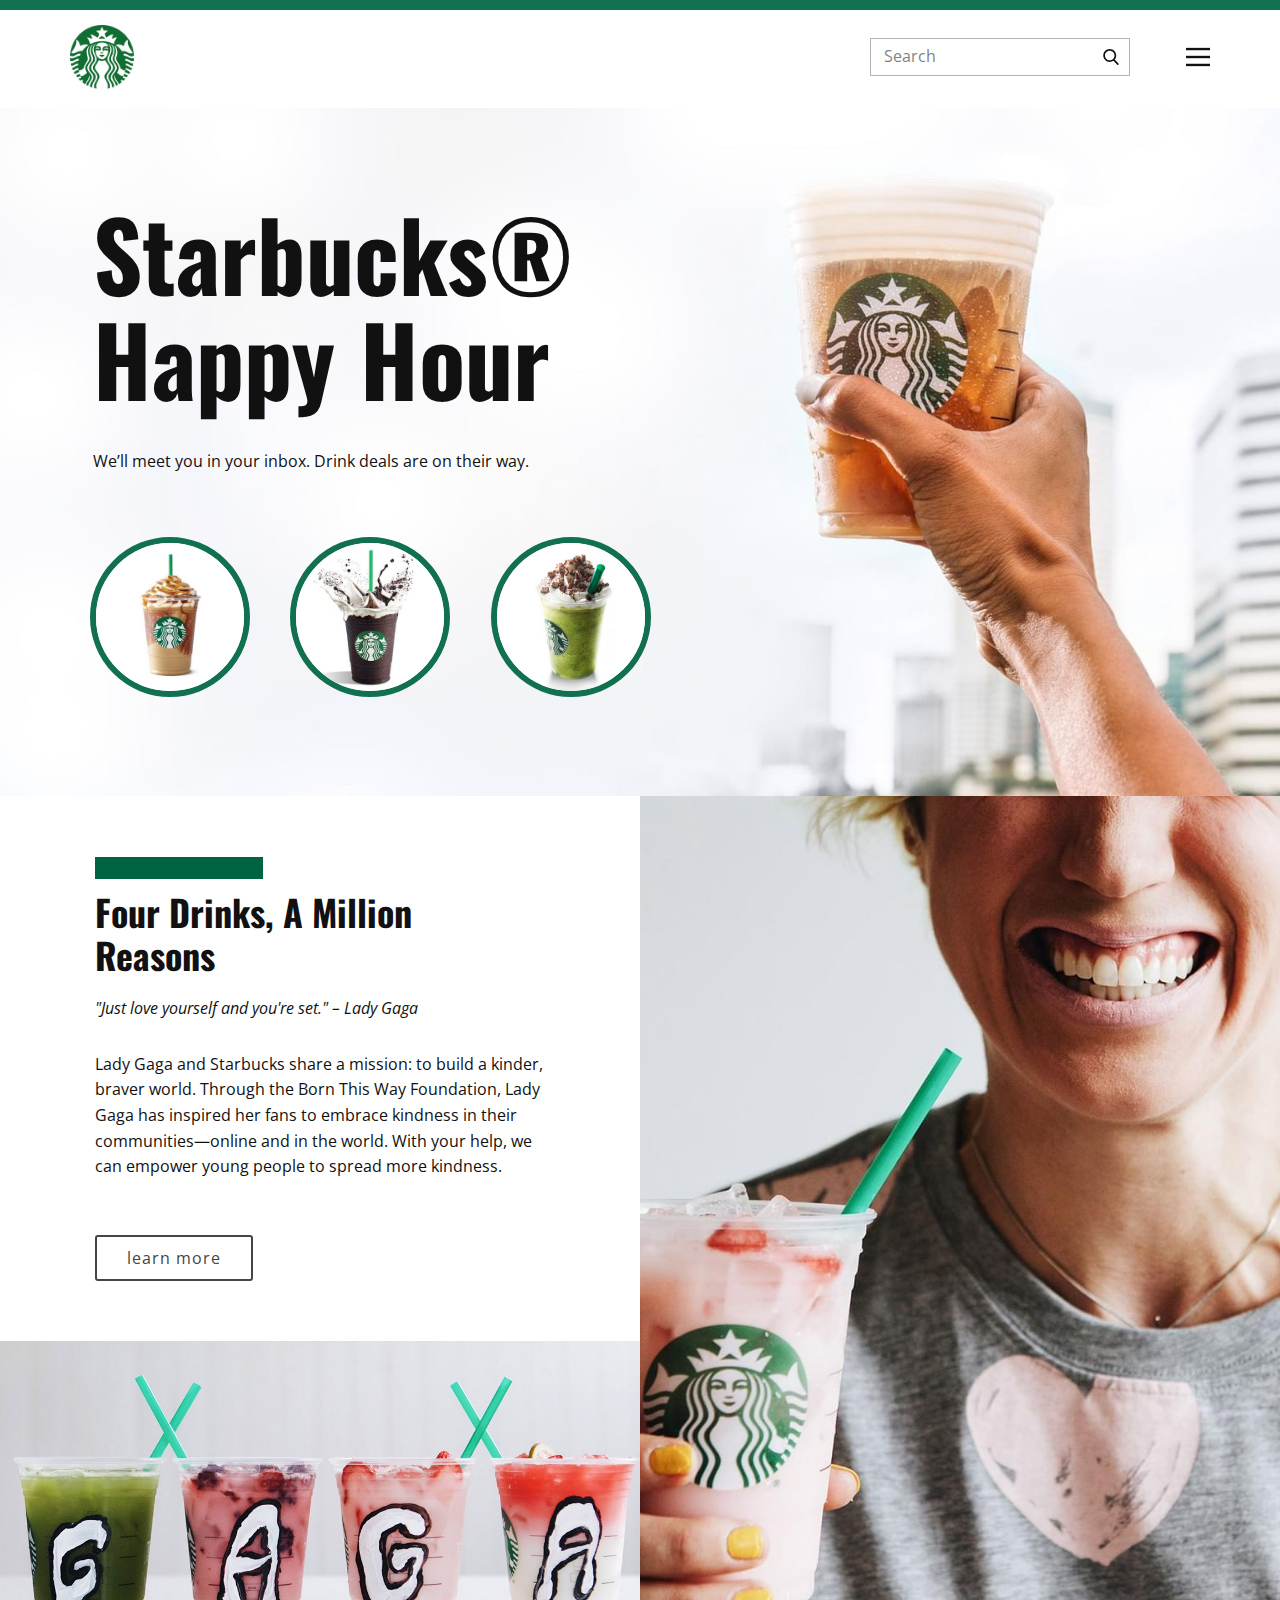
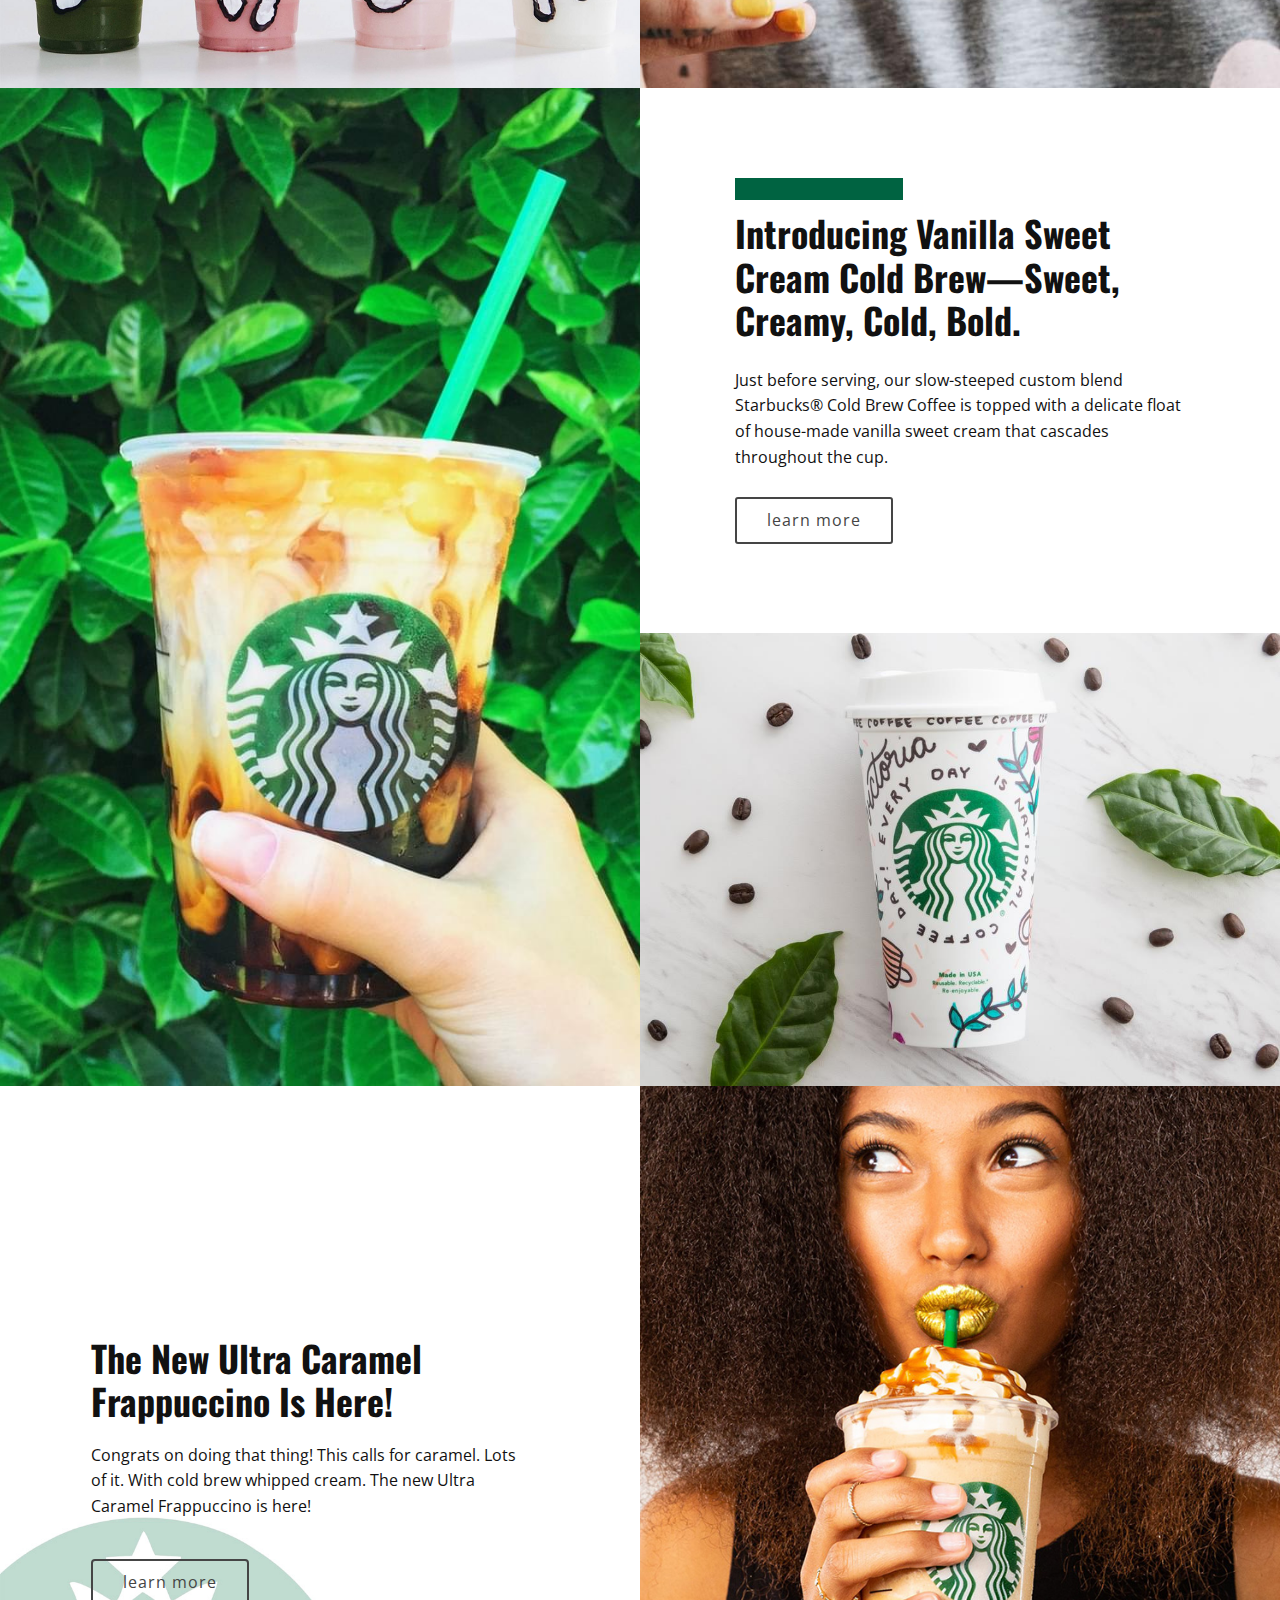
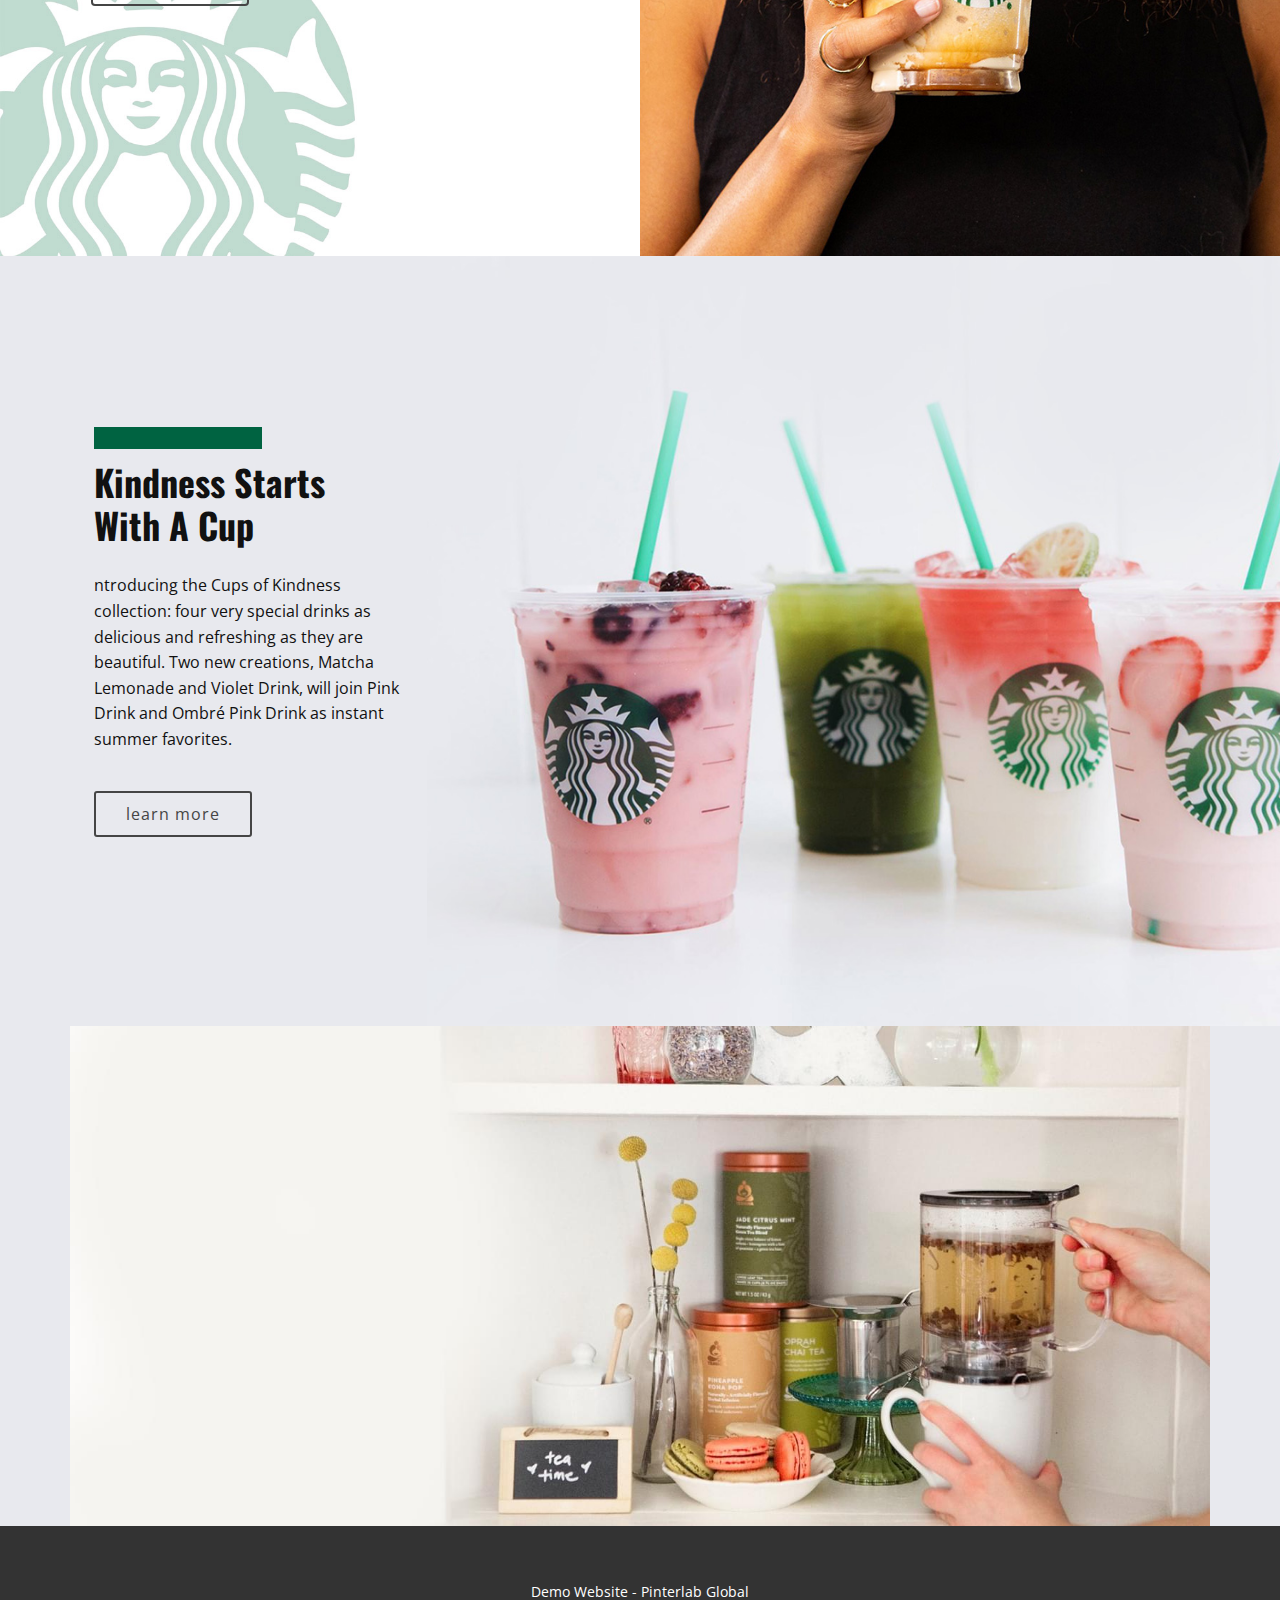
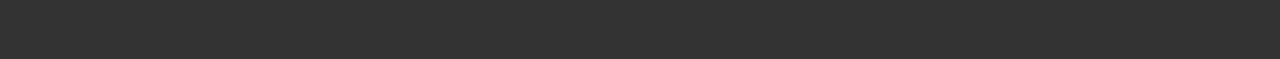
<file: Home.html>
<!DOCTYPE html>
<html style="font-size: 16px;" lang="en"><head>
    <meta name="viewport" content="width=device-width, initial-scale=1.0">
    <meta charset="utf-8">
    <meta name="keywords" content="Starbucks® Happy Hour, Four drinks, a million reasons, Introducing Vanilla Sweet Cream Cold Brew—sweet, creamy, cold, bold., The new Ultra Caramel Frappuccino is here!, Kindness startswith a cup">
    <meta name="description" content="">
    <title>Home</title>
    <link rel="stylesheet" href="nicepage.css" media="screen">
<link rel="stylesheet" href="Home.css" media="screen">
    <script class="u-script" type="text/javascript" src="jquery.js" defer=""></script>
    <script class="u-script" type="text/javascript" src="nicepage.js" defer=""></script>
    <meta name="generator" content="Nicepage 4.19.3, nicepage.com">
    <link id="u-theme-google-font" rel="stylesheet" href="https://fonts.googleapis.com/css?family=Oswald:200,300,400,500,600,700|Open+Sans:300,300i,400,400i,500,500i,600,600i,700,700i,800,800i">
    
    
    
    
    
    
    
    <script type="application/ld+json">{
		"@context": "http://schema.org",
		"@type": "Organization",
		"name": "",
		"logo": "images/7b85f31517bf6b7b0b7490c86fa4dd25.png"
}</script>
    <meta name="theme-color" content="#006341">
    <meta property="og:title" content="Home">
    <meta property="og:type" content="website">
  </head>
  <body class="u-body u-xl-mode" data-lang="en"><header class="u-border-no-bottom u-border-no-left u-border-no-right u-border-no-top u-clearfix u-header u-white u-header" id="sec-94c7"><div class="u-border-10 u-border-palette-2-base u-expanded-width u-line u-line-horizontal u-line-1"></div><nav class="u-align-left u-menu u-menu-hamburger u-nav-spacing-25 u-offcanvas u-menu-1" data-responsive-from="XL">
        <div class="menu-collapse">
          <a class="u-button-style u-nav-link u-text-body-color" href="#" style="padding: 4px 0px; font-size: calc(1em + 8px);">
            <svg class="u-svg-link" preserveAspectRatio="xMidYMin slice" viewBox="0 0 302 302" style="undefined"><use xmlns:xlink="http://www.w3.org/1999/xlink" xlink:href="#svg-7b92"></use></svg>
            <svg xmlns="http://www.w3.org/2000/svg" xmlns:xlink="http://www.w3.org/1999/xlink" version="1.1" id="svg-7b92" x="0px" y="0px" viewBox="0 0 302 302" style="enable-background:new 0 0 302 302;" xml:space="preserve" class="u-svg-content"><g><rect y="36" width="302" height="30"></rect><rect y="236" width="302" height="30"></rect><rect y="136" width="302" height="30"></rect>
</g><g></g><g></g><g></g><g></g><g></g><g></g><g></g><g></g><g></g><g></g><g></g><g></g><g></g><g></g><g></g></svg>
          </a>
        </div>
        <div class="u-nav-container">
          <ul class="u-nav u-spacing-25 u-unstyled"><li class="u-nav-item"><a class="u-button-style u-nav-link" href="Home.html" style="padding: 8px 0px;">Home</a>
</li><li class="u-nav-item"><a class="u-button-style u-nav-link" href="About.html" style="padding: 8px 0px;">About</a>
</li><li class="u-nav-item"><a class="u-button-style u-nav-link" href="Contact.html" style="padding: 8px 0px;">Contact</a>
</li></ul>
        </div>
        <div class="u-nav-container-collapse">
          <div class="u-align-center u-black u-container-style u-inner-container-layout u-opacity u-opacity-95 u-sidenav">
            <div class="u-inner-container-layout u-sidenav-overflow">
              <div class="u-menu-close"></div>
              <ul class="u-align-center u-nav u-popupmenu-items u-unstyled u-nav-2"><li class="u-nav-item"><a class="u-button-style u-nav-link" href="Home.html" style="padding: 8px 0px;">Home</a>
</li><li class="u-nav-item"><a class="u-button-style u-nav-link" href="About.html" style="padding: 8px 0px;">About</a>
</li><li class="u-nav-item"><a class="u-button-style u-nav-link" href="Contact.html" style="padding: 8px 0px;">Contact</a>
</li></ul>
            </div>
          </div>
          <div class="u-black u-menu-overlay u-opacity u-opacity-70"></div>
        </div>
      </nav><form action="https://forms.nicepagesrv.com/Form/Process" method="get" class="u-border-1 u-border-grey-30 u-search u-search-right u-search-1">
        <button class="u-search-button" type="submit">
          <span class="u-search-icon u-spacing-10">
            <svg class="u-svg-link" preserveAspectRatio="xMidYMin slice" viewBox="0 0 56.966 56.966" style="undefined"><use xmlns:xlink="http://www.w3.org/1999/xlink" xlink:href="#svg-54b8"></use></svg>
            <svg xmlns="http://www.w3.org/2000/svg" xmlns:xlink="http://www.w3.org/1999/xlink" version="1.1" id="svg-54b8" x="0px" y="0px" viewBox="0 0 56.966 56.966" style="enable-background:new 0 0 56.966 56.966;" xml:space="preserve" class="u-svg-content"><path d="M55.146,51.887L41.588,37.786c3.486-4.144,5.396-9.358,5.396-14.786c0-12.682-10.318-23-23-23s-23,10.318-23,23  s10.318,23,23,23c4.761,0,9.298-1.436,13.177-4.162l13.661,14.208c0.571,0.593,1.339,0.92,2.162,0.92  c0.779,0,1.518-0.297,2.079-0.837C56.255,54.982,56.293,53.08,55.146,51.887z M23.984,6c9.374,0,17,7.626,17,17s-7.626,17-17,17  s-17-7.626-17-17S14.61,6,23.984,6z"></path><g></g><g></g><g></g><g></g><g></g><g></g><g></g><g></g><g></g><g></g><g></g><g></g><g></g><g></g><g></g></svg>
          </span>
        </button>
        <input class="u-search-input" type="search" name="search" value="" placeholder="Search">
      </form><a href="#" class="u-image u-logo u-image-1" src="" data-image-width="300" data-image-height="300">
        <img src="images/7b85f31517bf6b7b0b7490c86fa4dd25.png" class="u-logo-image u-logo-image-1">
      </a></header> 
    <section class="u-clearfix u-image u-section-1" id="sec-d448">
      <div class="u-clearfix u-sheet u-sheet-1">
        <div class="u-clearfix u-layout-wrap u-layout-wrap-1">
          <div class="u-layout">
            <div class="u-layout-col">
              <div class="u-size-30">
                <div class="u-layout-row">
                  <div class="u-container-style u-layout-cell u-left-cell u-right-cell u-size-60 u-layout-cell-1">
                    <div class="u-container-layout u-valign-middle u-container-layout-1">
                      <h1 class="u-text u-title u-text-1">Starbucks® Happy Hour</h1>
                      <p class="u-large-text u-text u-text-variant u-text-2">We’ll meet you in your inbox. Drink deals are on their way.</p>
                    </div>
                  </div>
                </div>
              </div>
              <div class="u-size-30">
                <div class="u-layout-row">
                  <div class="u-align-center u-container-style u-layout-cell u-left-cell u-size-20 u-size-30-md u-layout-cell-2">
                    <div class="u-container-layout u-valign-middle u-container-layout-2">
                      <img src="images/b4c7f7f7e5bc029887e9054ab5a91439.jpeg" alt="" class="u-border-6 u-border-palette-2-base u-image u-image-circle u-image-1" data-image-width="354" data-image-height="354">
                    </div>
                  </div>
                  <div class="u-align-center u-container-style u-layout-cell u-size-20 u-size-30-md u-layout-cell-3">
                    <div class="u-container-layout u-valign-middle u-container-layout-3">
                      <img src="images/262410abd873f7d28b0c25b7861b18f9.jpeg" alt="" class="u-border-6 u-border-palette-2-base u-image u-image-circle u-image-2">
                    </div>
                  </div>
                  <div class="u-align-center u-container-style u-layout-cell u-right-cell u-size-20 u-size-30-md u-layout-cell-4">
                    <div class="u-container-layout u-valign-middle u-container-layout-4">
                      <img src="images/5ed0330afa7bb45a743850bb6008f7ee.jpeg" alt="" class="u-border-6 u-border-palette-2-base u-image u-image-circle u-image-3">
                    </div>
                  </div>
                </div>
              </div>
            </div>
          </div>
        </div>
      </div>
    </section>
    <section class="u-clearfix u-section-2" id="carousel_582c">
      <div class="u-clearfix u-expanded-width u-layout-wrap u-layout-wrap-1">
        <div class="u-gutter-0 u-layout">
          <div class="u-layout-row">
            <div class="u-size-30 u-size-60-md">
              <div class="u-layout-col">
                <div class="u-container-style u-layout-cell u-right-cell u-size-20 u-white u-layout-cell-1">
                  <div class="u-container-layout">
                    <div class="u-container-style u-group u-group-1">
                      <div class="u-container-layout u-valign-middle u-container-layout-2">
                        <div class="u-palette-1-base u-shape u-shape-rectangle u-shape-1"></div>
                        <h2 class="u-text u-text-1">Four drinks, a million reasons&nbsp;<br>
                        </h2>
                        <p class="u-text u-text-2">"Just love yourself and you're set." – Lady Gaga</p>
                        <p class="u-text u-text-3">Lady Gaga and Starbucks share a mission: to build a kinder, braver world. Through the Born This Way Foundation, Lady Gaga has inspired her fans to embrace kindness in their communities—online and in the world. With your help, we can empower young people to spread more kindness.</p>
                        <a href="https://www.starbucks.com/promo/cupsofkindness?utm_source=facebook&amp;utm_medium=social&amp;utm_campaign=summer1" class="u-btn u-button-style u-btn-1" target="_blank">learn more</a>
                      </div>
                    </div>
                  </div>
                </div>
                <div class="u-container-style u-image u-layout-cell u-right-cell u-size-40 u-image-1">
                  <div class="u-container-layout"></div>
                </div>
              </div>
            </div>
            <div class="u-size-30 u-size-60-md">
              <div class="u-layout-row">
                <div class="u-container-style u-image u-layout-cell u-left-cell u-size-60 u-image-2">
                  <div class="u-container-layout"></div>
                </div>
              </div>
            </div>
          </div>
        </div>
      </div>
    </section>
    <section class="u-clearfix u-section-3" id="carousel_662c">
      <div class="u-clearfix u-expanded-width u-layout-wrap u-layout-wrap-1">
        <div class="u-gutter-0 u-layout">
          <div class="u-layout-row">
            <div class="u-size-30">
              <div class="u-layout-row">
                <div class="u-container-style u-image u-layout-cell u-left-cell u-size-60 u-image-1">
                  <div class="u-container-layout"></div>
                </div>
              </div>
            </div>
            <div class="u-size-30">
              <div class="u-layout-col">
                <div class="u-container-style u-layout-cell u-right-cell u-size-30 u-white u-layout-cell-2">
                  <div class="u-container-layout">
                    <div class="u-container-style u-group u-group-1">
                      <div class="u-container-layout u-valign-middle u-container-layout-3">
                        <div class="u-palette-1-base u-shape u-shape-rectangle u-shape-1"></div>
                        <h2 class="u-text u-text-1">Introducing Vanilla Sweet Cream Cold Brew—sweet, creamy, cold, bold.<br>
                        </h2>
                        <p class="u-text u-text-2">Just before serving, our slow-steeped custom blend Starbucks® Cold Brew Coffee is topped with a delicate float of house-made vanilla sweet cream that cascades throughout the cup. </p>
                        <a href="https://www.facebook.com/Starbucks/photos/a.152298483056/10154193002363057/?type=3&amp;theater" class="u-btn u-button-style u-btn-1" target="_blank">learn more</a>
                      </div>
                    </div>
                  </div>
                </div>
                <div class="u-container-style u-image u-layout-cell u-right-cell u-size-30 u-image-2">
                  <div class="u-container-layout"></div>
                </div>
              </div>
            </div>
          </div>
        </div>
      </div>
    </section>
    <section class="u-clearfix u-image u-section-4" id="carousel_4a36">
      <div class="u-clearfix u-expanded-width u-layout-wrap u-layout-wrap-1">
        <div class="u-layout">
          <div class="u-layout-row">
            <div class="u-container-style u-layout-cell u-left-cell u-size-30 u-layout-cell-1">
              <div class="u-container-layout">
                <div class="u-container-style u-group u-group-1">
                  <div class="u-container-layout u-valign-middle">
                    <h2 class="u-text u-text-1">The new Ultra Caramel Frappuccino is here!</h2>
                    <p class="u-text u-text-2">Congrats on doing that thing! This calls for caramel. Lots of it. With cold brew whipped cream. The new Ultra Caramel Frappuccino is here!</p>
                    <a href="https://www.facebook.com/Starbucks/photos/a.152298483056/10156513728903057/?type=3" class="u-btn u-button-style u-btn-1" target="_blank">learn more</a>
                  </div>
                </div>
              </div>
            </div>
            <div class="u-container-style u-image u-layout-cell u-right-cell u-size-30 u-image-1">
              <div class="u-container-layout"></div>
            </div>
          </div>
        </div>
      </div>
    </section>
    <section class="u-clearfix u-section-5" id="sec-8b42">
      <div class="u-clearfix u-expanded-width u-layout-wrap u-layout-wrap-1">
        <div class="u-layout">
          <div class="u-layout-row">
            <div class="u-container-style u-layout-cell u-left-cell u-size-20 u-layout-cell-1">
              <div class="u-container-layout">
                <div class="u-container-style u-group u-group-1">
                  <div class="u-container-layout u-container-layout-2">
                    <div class="u-palette-1-base u-shape u-shape-rectangle u-shape-1"></div>
                    <h2 class="u-text u-text-1">Kindness starts<br>with a cup<br>
                    </h2>
                    <p class="u-text u-text-2">ntroducing the Cups of Kindness collection: four very special drinks as delicious and refreshing as they are beautiful. Two new creations, Matcha Lemonade and Violet Drink, will join Pink Drink and Ombré Pink Drink as instant summer favorites. </p>
                    <a href="https://www.starbucks.com/promo/cupsofkindness?utm_source=facebook&amp;utm_medium=social&amp;utm_campaign=summer1" class="u-btn u-button-style u-btn-1" target="_blank">learn more</a>
                  </div>
                </div>
              </div>
            </div>
            <div class="u-container-style u-image u-layout-cell u-right-cell u-size-40 u-image-1">
              <div class="u-container-layout"></div>
            </div>
          </div>
        </div>
      </div>
    </section>
    <section class="u-clearfix u-section-6" id="sec-57d9">
      <div class="u-clearfix u-image u-sheet u-image-1" data-image-width="1600" data-image-height="820"></div>
    </section>
    
    
    <footer class="u-clearfix u-footer u-grey-80" id="sec-bde3"><div class="u-clearfix u-sheet u-sheet-1">
        <div class="u-align-center u-container-style u-group u-group-1">
          <div class="u-container-layout u-valign-middle u-container-layout-1">
            <p class="u-small-text u-text u-text-variant u-text-1">Demo Website - Pinterlab Global</p>
          </div>
        </div>
      </div></footer>
</body></html>
</file>
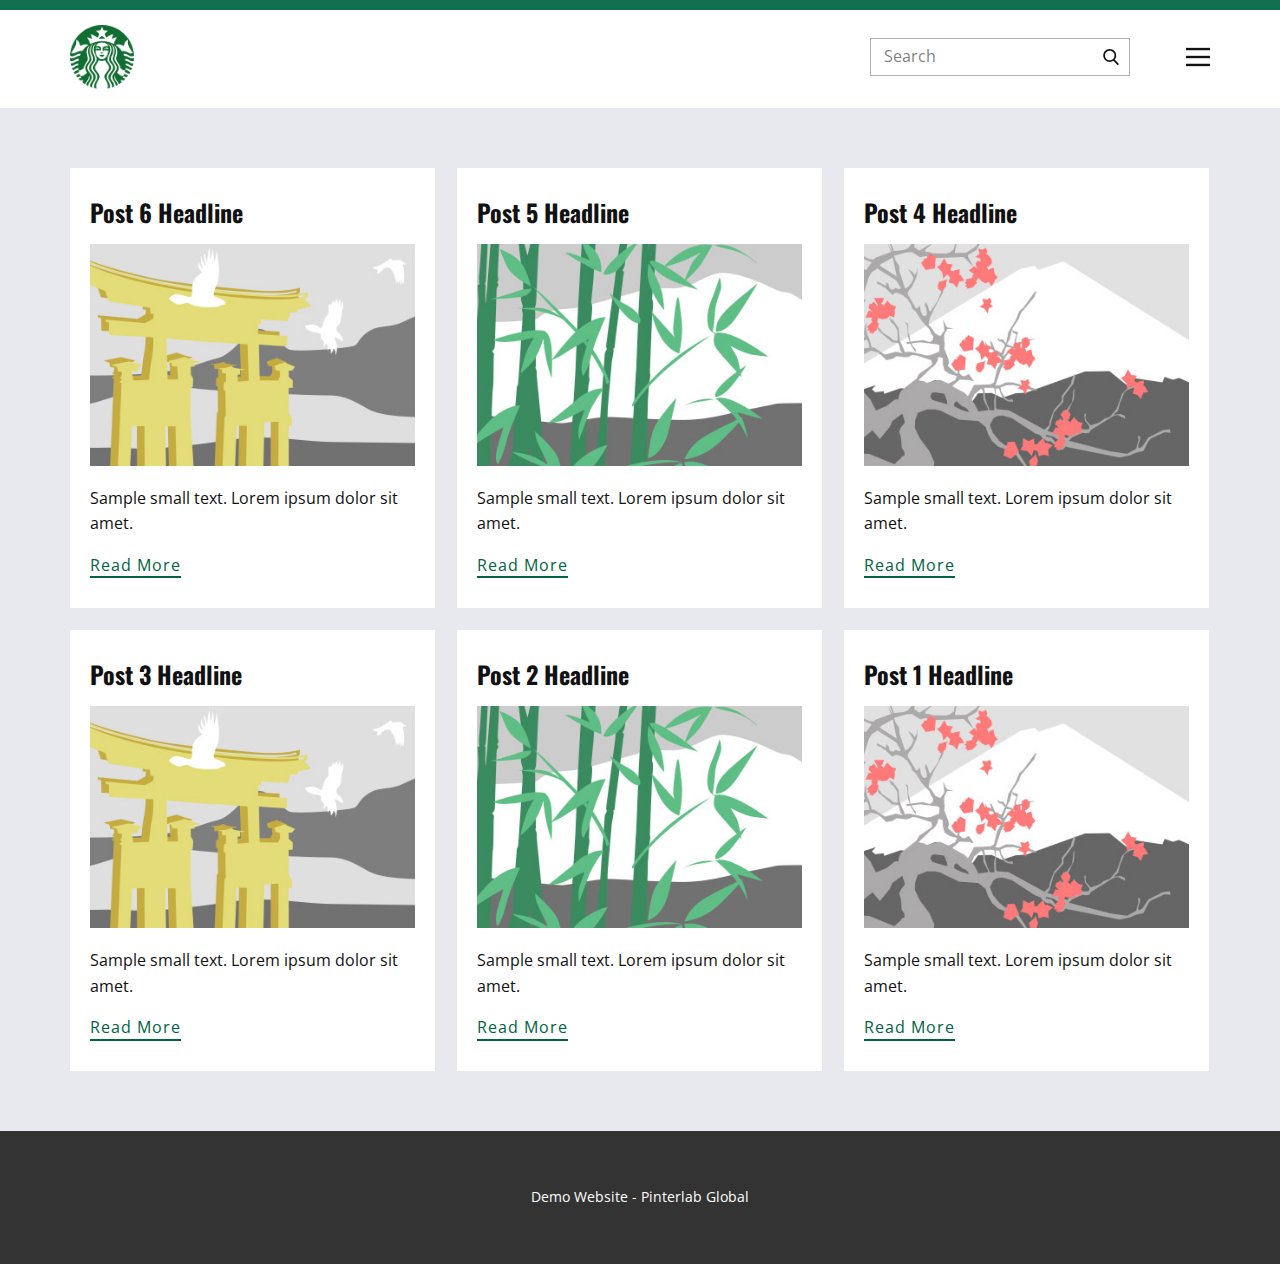
<file: blog/blog.html>
<html style="font-size: 16px;" lang="en"><head>
    <meta name="viewport" content="width=device-width, initial-scale=1.0">
    <meta charset="utf-8">
    <meta name="keywords" content="">
    <meta name="description" content="">
    <title>Blog Template</title>
    <link rel="stylesheet" href="../nicepage.css" media="screen">
<link rel="stylesheet" href="../Blog-Template.css" media="screen">
    <script class="u-script" type="text/javascript" src="../jquery.js" defer=""></script>
    <script class="u-script" type="text/javascript" src="../nicepage.js" defer=""></script>
    <meta name="generator" content="Nicepage 4.19.3, nicepage.com">
    <link id="u-theme-google-font" rel="stylesheet" href="https://fonts.googleapis.com/css?family=Oswald:200,300,400,500,600,700|Open+Sans:300,300i,400,400i,500,500i,600,600i,700,700i,800,800i">
    
    
    <script type="application/ld+json">{
		"@context": "http://schema.org",
		"@type": "Organization",
		"name": "",
		"logo": "images/7b85f31517bf6b7b0b7490c86fa4dd25.png"
}</script>
    <meta name="theme-color" content="#006341">
  </head>
  <body class="u-body u-xl-mode" data-lang="en"><header class="u-border-no-bottom u-border-no-left u-border-no-right u-border-no-top u-clearfix u-header u-white u-header" id="sec-94c7"><div class="u-border-10 u-border-palette-2-base u-expanded-width u-line u-line-horizontal u-line-1"></div><nav class="u-align-left u-menu u-menu-hamburger u-nav-spacing-25 u-offcanvas u-menu-1" data-responsive-from="XL">
        <div class="menu-collapse">
          <a class="u-button-style u-nav-link u-text-body-color" href="#" style="padding: 4px 0px; font-size: calc(1em + 8px);">
            <svg class="u-svg-link" preserveAspectRatio="xMidYMin slice" viewBox="0 0 302 302" style="undefined"><use xmlns:xlink="http://www.w3.org/1999/xlink" xlink:href="#svg-7b92"></use></svg>
            <svg xmlns="http://www.w3.org/2000/svg" xmlns:xlink="http://www.w3.org/1999/xlink" version="1.1" id="svg-7b92" x="0px" y="0px" viewBox="0 0 302 302" style="enable-background:new 0 0 302 302;" xml:space="preserve" class="u-svg-content"><g><rect y="36" width="302" height="30"></rect><rect y="236" width="302" height="30"></rect><rect y="136" width="302" height="30"></rect>
</g><g></g><g></g><g></g><g></g><g></g><g></g><g></g><g></g><g></g><g></g><g></g><g></g><g></g><g></g><g></g></svg>
          </a>
        </div>
        <div class="u-nav-container">
          <ul class="u-nav u-spacing-25 u-unstyled"><li class="u-nav-item"><a class="u-button-style u-nav-link" href="../Home.html" style="padding: 8px 0px;">Home</a>
</li><li class="u-nav-item"><a class="u-button-style u-nav-link" href="../About.html" style="padding: 8px 0px;">About</a>
</li><li class="u-nav-item"><a class="u-button-style u-nav-link" href="../Contact.html" style="padding: 8px 0px;">Contact</a>
</li></ul>
        </div>
        <div class="u-nav-container-collapse">
          <div class="u-align-center u-black u-container-style u-inner-container-layout u-opacity u-opacity-95 u-sidenav">
            <div class="u-inner-container-layout u-sidenav-overflow">
              <div class="u-menu-close"></div>
              <ul class="u-align-center u-nav u-popupmenu-items u-unstyled u-nav-2"><li class="u-nav-item"><a class="u-button-style u-nav-link" href="../Home.html" style="padding: 8px 0px;">Home</a>
</li><li class="u-nav-item"><a class="u-button-style u-nav-link" href="../About.html" style="padding: 8px 0px;">About</a>
</li><li class="u-nav-item"><a class="u-button-style u-nav-link" href="../Contact.html" style="padding: 8px 0px;">Contact</a>
</li></ul>
            </div>
          </div>
          <div class="u-black u-menu-overlay u-opacity u-opacity-70"></div>
        </div>
      </nav><form action="https://forms.nicepagesrv.com/Form/Process" method="get" class="u-border-1 u-border-grey-30 u-search u-search-right u-search-1">
        <button class="u-search-button" type="submit">
          <span class="u-search-icon u-spacing-10">
            <svg class="u-svg-link" preserveAspectRatio="xMidYMin slice" viewBox="0 0 56.966 56.966" style="undefined"><use xmlns:xlink="http://www.w3.org/1999/xlink" xlink:href="#svg-54b8"></use></svg>
            <svg xmlns="http://www.w3.org/2000/svg" xmlns:xlink="http://www.w3.org/1999/xlink" version="1.1" id="svg-54b8" x="0px" y="0px" viewBox="0 0 56.966 56.966" style="enable-background:new 0 0 56.966 56.966;" xml:space="preserve" class="u-svg-content"><path d="M55.146,51.887L41.588,37.786c3.486-4.144,5.396-9.358,5.396-14.786c0-12.682-10.318-23-23-23s-23,10.318-23,23  s10.318,23,23,23c4.761,0,9.298-1.436,13.177-4.162l13.661,14.208c0.571,0.593,1.339,0.92,2.162,0.92  c0.779,0,1.518-0.297,2.079-0.837C56.255,54.982,56.293,53.08,55.146,51.887z M23.984,6c9.374,0,17,7.626,17,17s-7.626,17-17,17  s-17-7.626-17-17S14.61,6,23.984,6z"></path><g></g><g></g><g></g><g></g><g></g><g></g><g></g><g></g><g></g><g></g><g></g><g></g><g></g><g></g><g></g></svg>
          </span>
        </button>
        <input class="u-search-input" type="search" name="search" value="" placeholder="Search">
      </form><a href="#" class="u-image u-logo u-image-1" src="" data-image-width="300" data-image-height="300">
        <img src="../images/7b85f31517bf6b7b0b7490c86fa4dd25.png" class="u-logo-image u-logo-image-1">
      </a></header>
    <section class="u-clearfix u-section-1" id="sec-6aac">
      <div class="u-clearfix u-sheet u-valign-middle u-sheet-1"><!--blog--><!--blog_options_json--><!--{"type":"Recent","source":"","tags":"","count":""}--><!--/blog_options_json-->
        <div class="u-blog u-expanded-width u-repeater u-repeater-1"><!--blog_post-->
          <div class="u-blog-post u-container-style u-repeater-item u-white u-repeater-item-1">
            <div class="u-container-layout u-similar-container u-valign-top u-container-layout-1"><!--blog_post_header-->
              <h4 class="u-blog-control u-text u-text-1">
                <a class="u-post-header-link" href="../blog/post-5.html">Post 6 Headline</a>
              </h4><!--/blog_post_header--><!--blog_post_image-->
              <a class="u-post-header-link" href="../blog/post-5.html"><img alt="" class="u-blog-control u-expanded-width u-image u-image-default u-image-1" src="../images/8ad73f3c.jpeg"></a><!--/blog_post_image--><!--blog_post_content-->
              <div class="u-blog-control u-post-content u-text u-text-2 fr-view">Sample small text. Lorem ipsum dolor sit amet.</div><!--/blog_post_content--><!--blog_post_readmore-->
              <a href="../blog/post-5.html" class="u-blog-control u-border-2 u-border-palette-1-base u-btn u-btn-rectangle u-button-style u-none u-btn-1"><!--blog_post_readmore_content--><!--options_json--><!--{"content":"","defaultValue":"Read More"}--><!--/options_json-->Read More<!--/blog_post_readmore_content--></a><!--/blog_post_readmore-->
            </div>
          </div><div class="u-blog-post u-container-style u-repeater-item u-video-cover u-white">
            <div class="u-container-layout u-similar-container u-valign-top u-container-layout-2"><!--blog_post_header-->
              <h4 class="u-blog-control u-text u-text-3">
                <a class="u-post-header-link" href="../blog/post-4.html">Post 5 Headline</a>
              </h4><!--/blog_post_header--><!--blog_post_image-->
              <a class="u-post-header-link" href="../blog/post-4.html"><img alt="" class="u-blog-control u-expanded-width u-image u-image-default u-image-2" src="../images/68f64b9d.jpeg"></a><!--/blog_post_image--><!--blog_post_content-->
              <div class="u-blog-control u-post-content u-text u-text-4 fr-view">Sample small text. Lorem ipsum dolor sit amet.</div><!--/blog_post_content--><!--blog_post_readmore-->
              <a href="../blog/post-4.html" class="u-blog-control u-border-2 u-border-palette-1-base u-btn u-btn-rectangle u-button-style u-none u-btn-2"><!--blog_post_readmore_content--><!--options_json--><!--{"content":"","defaultValue":"Read More"}--><!--/options_json-->Read More<!--/blog_post_readmore_content--></a><!--/blog_post_readmore-->
            </div>
          </div><div class="u-blog-post u-container-style u-repeater-item u-video-cover u-white">
            <div class="u-container-layout u-similar-container u-valign-top u-container-layout-3"><!--blog_post_header-->
              <h4 class="u-blog-control u-text u-text-5">
                <a class="u-post-header-link" href="../blog/post-3.html">Post 4 Headline</a>
              </h4><!--/blog_post_header--><!--blog_post_image-->
              <a class="u-post-header-link" href="../blog/post-3.html"><img alt="" class="u-blog-control u-expanded-width u-image u-image-default u-image-3" src="../images/0fd3416c.jpeg"></a><!--/blog_post_image--><!--blog_post_content-->
              <div class="u-blog-control u-post-content u-text u-text-6 fr-view">Sample small text. Lorem ipsum dolor sit amet.</div><!--/blog_post_content--><!--blog_post_readmore-->
              <a href="../blog/post-3.html" class="u-blog-control u-border-2 u-border-palette-1-base u-btn u-btn-rectangle u-button-style u-none u-btn-3"><!--blog_post_readmore_content--><!--options_json--><!--{"content":"","defaultValue":"Read More"}--><!--/options_json-->Read More<!--/blog_post_readmore_content--></a><!--/blog_post_readmore-->
            </div>
          </div><div class="u-blog-post u-container-style u-repeater-item u-white u-repeater-item-1">
            <div class="u-container-layout u-similar-container u-valign-top u-container-layout-1"><!--blog_post_header-->
              <h4 class="u-blog-control u-text u-text-1">
                <a class="u-post-header-link" href="../blog/post-2.html">Post 3 Headline</a>
              </h4><!--/blog_post_header--><!--blog_post_image-->
              <a class="u-post-header-link" href="../blog/post-2.html"><img alt="" class="u-blog-control u-expanded-width u-image u-image-default u-image-1" src="../images/8ad73f3c.jpeg"></a><!--/blog_post_image--><!--blog_post_content-->
              <div class="u-blog-control u-post-content u-text u-text-2 fr-view">Sample small text. Lorem ipsum dolor sit amet.</div><!--/blog_post_content--><!--blog_post_readmore-->
              <a href="../blog/post-2.html" class="u-blog-control u-border-2 u-border-palette-1-base u-btn u-btn-rectangle u-button-style u-none u-btn-1"><!--blog_post_readmore_content--><!--options_json--><!--{"content":"","defaultValue":"Read More"}--><!--/options_json-->Read More<!--/blog_post_readmore_content--></a><!--/blog_post_readmore-->
            </div>
          </div><div class="u-blog-post u-container-style u-repeater-item u-video-cover u-white">
            <div class="u-container-layout u-similar-container u-valign-top u-container-layout-2"><!--blog_post_header-->
              <h4 class="u-blog-control u-text u-text-3">
                <a class="u-post-header-link" href="../blog/post-1.html">Post 2 Headline</a>
              </h4><!--/blog_post_header--><!--blog_post_image-->
              <a class="u-post-header-link" href="../blog/post-1.html"><img alt="" class="u-blog-control u-expanded-width u-image u-image-default u-image-2" src="../images/68f64b9d.jpeg"></a><!--/blog_post_image--><!--blog_post_content-->
              <div class="u-blog-control u-post-content u-text u-text-4 fr-view">Sample small text. Lorem ipsum dolor sit amet.</div><!--/blog_post_content--><!--blog_post_readmore-->
              <a href="../blog/post-1.html" class="u-blog-control u-border-2 u-border-palette-1-base u-btn u-btn-rectangle u-button-style u-none u-btn-2"><!--blog_post_readmore_content--><!--options_json--><!--{"content":"","defaultValue":"Read More"}--><!--/options_json-->Read More<!--/blog_post_readmore_content--></a><!--/blog_post_readmore-->
            </div>
          </div><div class="u-blog-post u-container-style u-repeater-item u-video-cover u-white">
            <div class="u-container-layout u-similar-container u-valign-top u-container-layout-3"><!--blog_post_header-->
              <h4 class="u-blog-control u-text u-text-5">
                <a class="u-post-header-link" href="../blog/post.html">Post 1 Headline</a>
              </h4><!--/blog_post_header--><!--blog_post_image-->
              <a class="u-post-header-link" href="../blog/post.html"><img alt="" class="u-blog-control u-expanded-width u-image u-image-default u-image-3" src="../images/0fd3416c.jpeg"></a><!--/blog_post_image--><!--blog_post_content-->
              <div class="u-blog-control u-post-content u-text u-text-6 fr-view">Sample small text. Lorem ipsum dolor sit amet.</div><!--/blog_post_content--><!--blog_post_readmore-->
              <a href="../blog/post.html" class="u-blog-control u-border-2 u-border-palette-1-base u-btn u-btn-rectangle u-button-style u-none u-btn-3"><!--blog_post_readmore_content--><!--options_json--><!--{"content":"","defaultValue":"Read More"}--><!--/options_json-->Read More<!--/blog_post_readmore_content--></a><!--/blog_post_readmore-->
            </div>
          </div><!--/blog_post--><!--blog_post-->
          <!--/blog_post--><!--blog_post-->
          <!--/blog_post-->
        </div><!--/blog-->
      </div>
    </section>
    
    
    <footer class="u-clearfix u-footer u-grey-80" id="sec-bde3"><div class="u-clearfix u-sheet u-sheet-1">
        <div class="u-align-center u-container-style u-group u-group-1">
          <div class="u-container-layout u-valign-middle u-container-layout-1">
            <p class="u-small-text u-text u-text-variant u-text-1">Demo Website - Pinterlab Global</p>
          </div>
        </div>
      </div></footer>
</body></html>
</file>
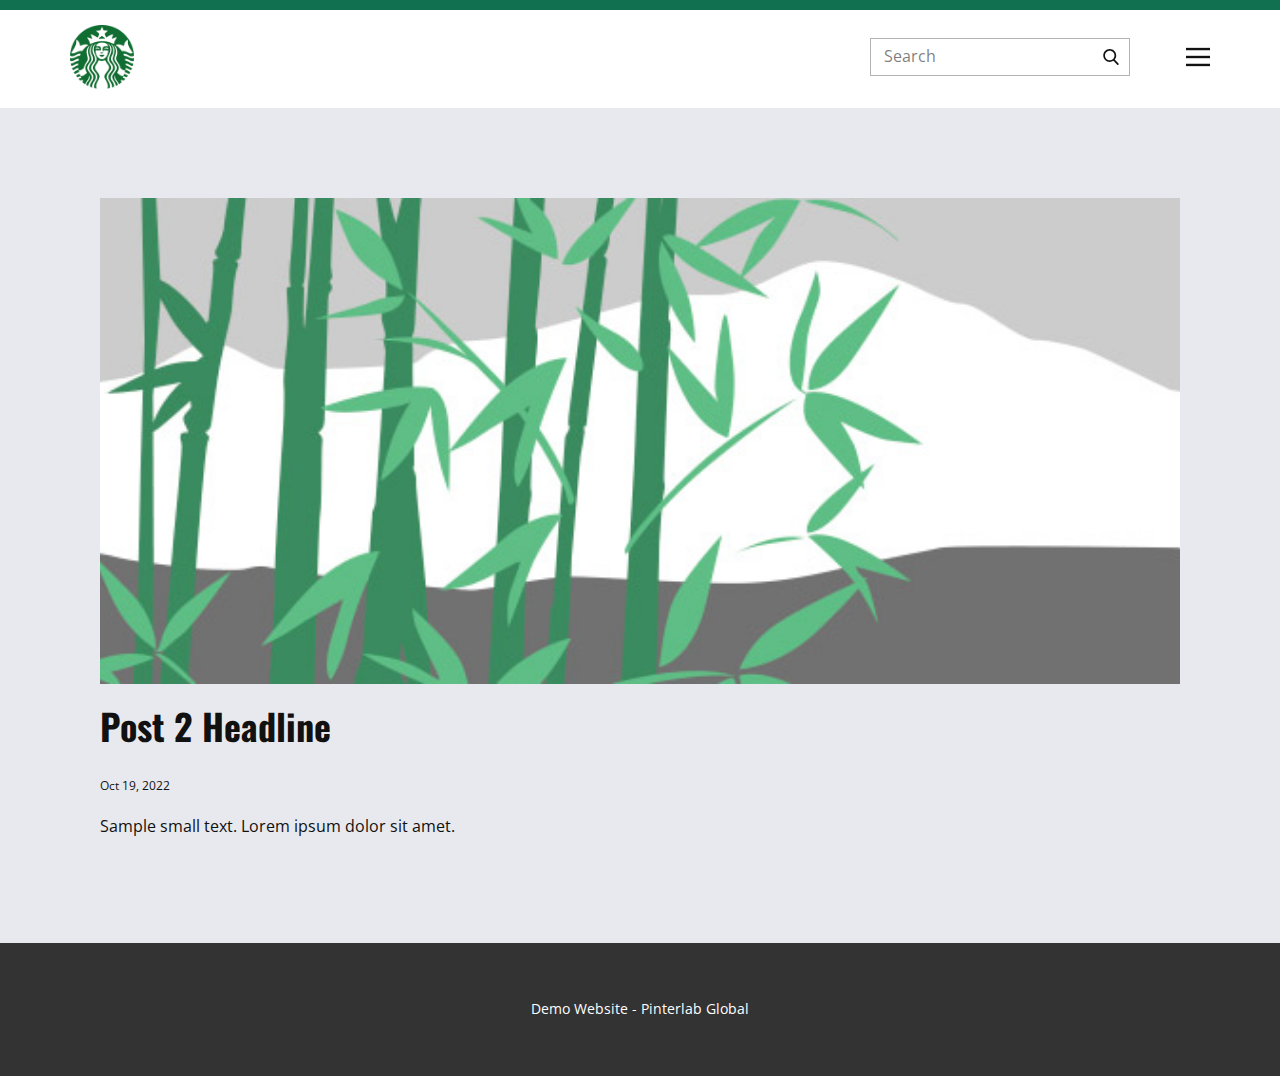
<file: blog/post-1.html>
<!doctype html>
<html style="font-size: 16px;" lang="en"><head>
    <meta name="viewport" content="width=device-width, initial-scale=1.0">
    <meta charset="utf-8">
    <meta name="keywords" content="Post 1 Headline">
    <meta name="description" content="">
    <title>Post 2 Headline</title>
    <link rel="stylesheet" href="../nicepage.css" media="screen">
<link rel="stylesheet" href="../Post-Template.css" media="screen">
    <script class="u-script" type="text/javascript" src="../jquery.js" defer=""></script>
    <script class="u-script" type="text/javascript" src="../nicepage.js" defer=""></script>
    <meta name="generator" content="Nicepage 4.19.3, nicepage.com">
    <link id="u-theme-google-font" rel="stylesheet" href="https://fonts.googleapis.com/css?family=Oswald:200,300,400,500,600,700|Open+Sans:300,300i,400,400i,500,500i,600,600i,700,700i,800,800i">
    
    
    <script type="application/ld+json">{
		"@context": "http://schema.org",
		"@type": "Organization",
		"name": "",
		"logo": "images/7b85f31517bf6b7b0b7490c86fa4dd25.png"
}</script>
    <meta name="theme-color" content="#006341">
  </head>
  <body class="u-body u-xl-mode" data-lang="en"><header class="u-border-no-bottom u-border-no-left u-border-no-right u-border-no-top u-clearfix u-header u-white u-header" id="sec-94c7"><div class="u-border-10 u-border-palette-2-base u-expanded-width u-line u-line-horizontal u-line-1"></div><nav class="u-align-left u-menu u-menu-hamburger u-nav-spacing-25 u-offcanvas u-menu-1" data-responsive-from="XL">
        <div class="menu-collapse">
          <a class="u-button-style u-nav-link u-text-body-color" href="#" style="padding: 4px 0px; font-size: calc(1em + 8px);">
            <svg class="u-svg-link" preserveAspectRatio="xMidYMin slice" viewBox="0 0 302 302" style="undefined"><use xmlns:xlink="http://www.w3.org/1999/xlink" xlink:href="#svg-7b92"></use></svg>
            <svg xmlns="http://www.w3.org/2000/svg" xmlns:xlink="http://www.w3.org/1999/xlink" version="1.1" id="svg-7b92" x="0px" y="0px" viewBox="0 0 302 302" style="enable-background:new 0 0 302 302;" xml:space="preserve" class="u-svg-content"><g><rect y="36" width="302" height="30"></rect><rect y="236" width="302" height="30"></rect><rect y="136" width="302" height="30"></rect>
</g><g></g><g></g><g></g><g></g><g></g><g></g><g></g><g></g><g></g><g></g><g></g><g></g><g></g><g></g><g></g></svg>
          </a>
        </div>
        <div class="u-nav-container">
          <ul class="u-nav u-spacing-25 u-unstyled"><li class="u-nav-item"><a class="u-button-style u-nav-link" href="../Home.html" style="padding: 8px 0px;">Home</a>
</li><li class="u-nav-item"><a class="u-button-style u-nav-link" href="../About.html" style="padding: 8px 0px;">About</a>
</li><li class="u-nav-item"><a class="u-button-style u-nav-link" href="../Contact.html" style="padding: 8px 0px;">Contact</a>
</li></ul>
        </div>
        <div class="u-nav-container-collapse">
          <div class="u-align-center u-black u-container-style u-inner-container-layout u-opacity u-opacity-95 u-sidenav">
            <div class="u-inner-container-layout u-sidenav-overflow">
              <div class="u-menu-close"></div>
              <ul class="u-align-center u-nav u-popupmenu-items u-unstyled u-nav-2"><li class="u-nav-item"><a class="u-button-style u-nav-link" href="../Home.html" style="padding: 8px 0px;">Home</a>
</li><li class="u-nav-item"><a class="u-button-style u-nav-link" href="../About.html" style="padding: 8px 0px;">About</a>
</li><li class="u-nav-item"><a class="u-button-style u-nav-link" href="../Contact.html" style="padding: 8px 0px;">Contact</a>
</li></ul>
            </div>
          </div>
          <div class="u-black u-menu-overlay u-opacity u-opacity-70"></div>
        </div>
      </nav><form action="https://forms.nicepagesrv.com/Form/Process" method="get" class="u-border-1 u-border-grey-30 u-search u-search-right u-search-1">
        <button class="u-search-button" type="submit">
          <span class="u-search-icon u-spacing-10">
            <svg class="u-svg-link" preserveAspectRatio="xMidYMin slice" viewBox="0 0 56.966 56.966" style="undefined"><use xmlns:xlink="http://www.w3.org/1999/xlink" xlink:href="#svg-54b8"></use></svg>
            <svg xmlns="http://www.w3.org/2000/svg" xmlns:xlink="http://www.w3.org/1999/xlink" version="1.1" id="svg-54b8" x="0px" y="0px" viewBox="0 0 56.966 56.966" style="enable-background:new 0 0 56.966 56.966;" xml:space="preserve" class="u-svg-content"><path d="M55.146,51.887L41.588,37.786c3.486-4.144,5.396-9.358,5.396-14.786c0-12.682-10.318-23-23-23s-23,10.318-23,23  s10.318,23,23,23c4.761,0,9.298-1.436,13.177-4.162l13.661,14.208c0.571,0.593,1.339,0.92,2.162,0.92  c0.779,0,1.518-0.297,2.079-0.837C56.255,54.982,56.293,53.08,55.146,51.887z M23.984,6c9.374,0,17,7.626,17,17s-7.626,17-17,17  s-17-7.626-17-17S14.61,6,23.984,6z"></path><g></g><g></g><g></g><g></g><g></g><g></g><g></g><g></g><g></g><g></g><g></g><g></g><g></g><g></g><g></g></svg>
          </span>
        </button>
        <input class="u-search-input" type="search" name="search" value="" placeholder="Search">
      </form><a href="#" class="u-image u-logo u-image-1" src="" data-image-width="300" data-image-height="300">
        <img src="../images/7b85f31517bf6b7b0b7490c86fa4dd25.png" class="u-logo-image u-logo-image-1">
      </a></header>
    <section class="u-align-center u-clearfix u-section-1" id="sec-9bd9">
      <div class="u-clearfix u-sheet u-valign-middle-md u-valign-middle-sm u-valign-middle-xs u-sheet-1"><!--post_details--><!--post_details_options_json--><!--{"source":""}--><!--/post_details_options_json--><!--blog_post-->
        <div class="u-container-style u-expanded-width u-post-details u-post-details-1">
          <div class="u-container-layout u-valign-middle u-container-layout-1"><!--blog_post_image-->
            <img alt="" class="u-blog-control u-expanded-width u-image u-image-default u-image-1" src="../images/68f64b9d.jpeg"><!--/blog_post_image--><!--blog_post_header-->
            <h2 class="u-blog-control u-text u-text-1">Post 2 Headline</h2><!--/blog_post_header--><!--blog_post_metadata-->
            <div class="u-blog-control u-metadata u-metadata-1"><!--blog_post_metadata_date-->
              <span class="u-meta-date u-meta-icon">Oct 19, 2022</span><!--/blog_post_metadata_date--><!--blog_post_metadata_category-->
              <!--/blog_post_metadata_category--><!--blog_post_metadata_comments-->
              <!--/blog_post_metadata_comments-->
            </div><!--/blog_post_metadata--><!--blog_post_content-->
            <div class="u-align-justify u-blog-control u-post-content u-text u-text-2 fr-view">
  Sample small text. Lorem ipsum dolor sit amet.
  </div><!--/blog_post_content-->
          </div>
        </div><!--/blog_post--><!--/post_details-->
      </div>
    </section>
    
    
    <footer class="u-clearfix u-footer u-grey-80" id="sec-bde3"><div class="u-clearfix u-sheet u-sheet-1">
        <div class="u-align-center u-container-style u-group u-group-1">
          <div class="u-container-layout u-valign-middle u-container-layout-1">
            <p class="u-small-text u-text u-text-variant u-text-1">Demo Website - Pinterlab Global</p>
          </div>
        </div>
      </div></footer>
</body></html>
</file>
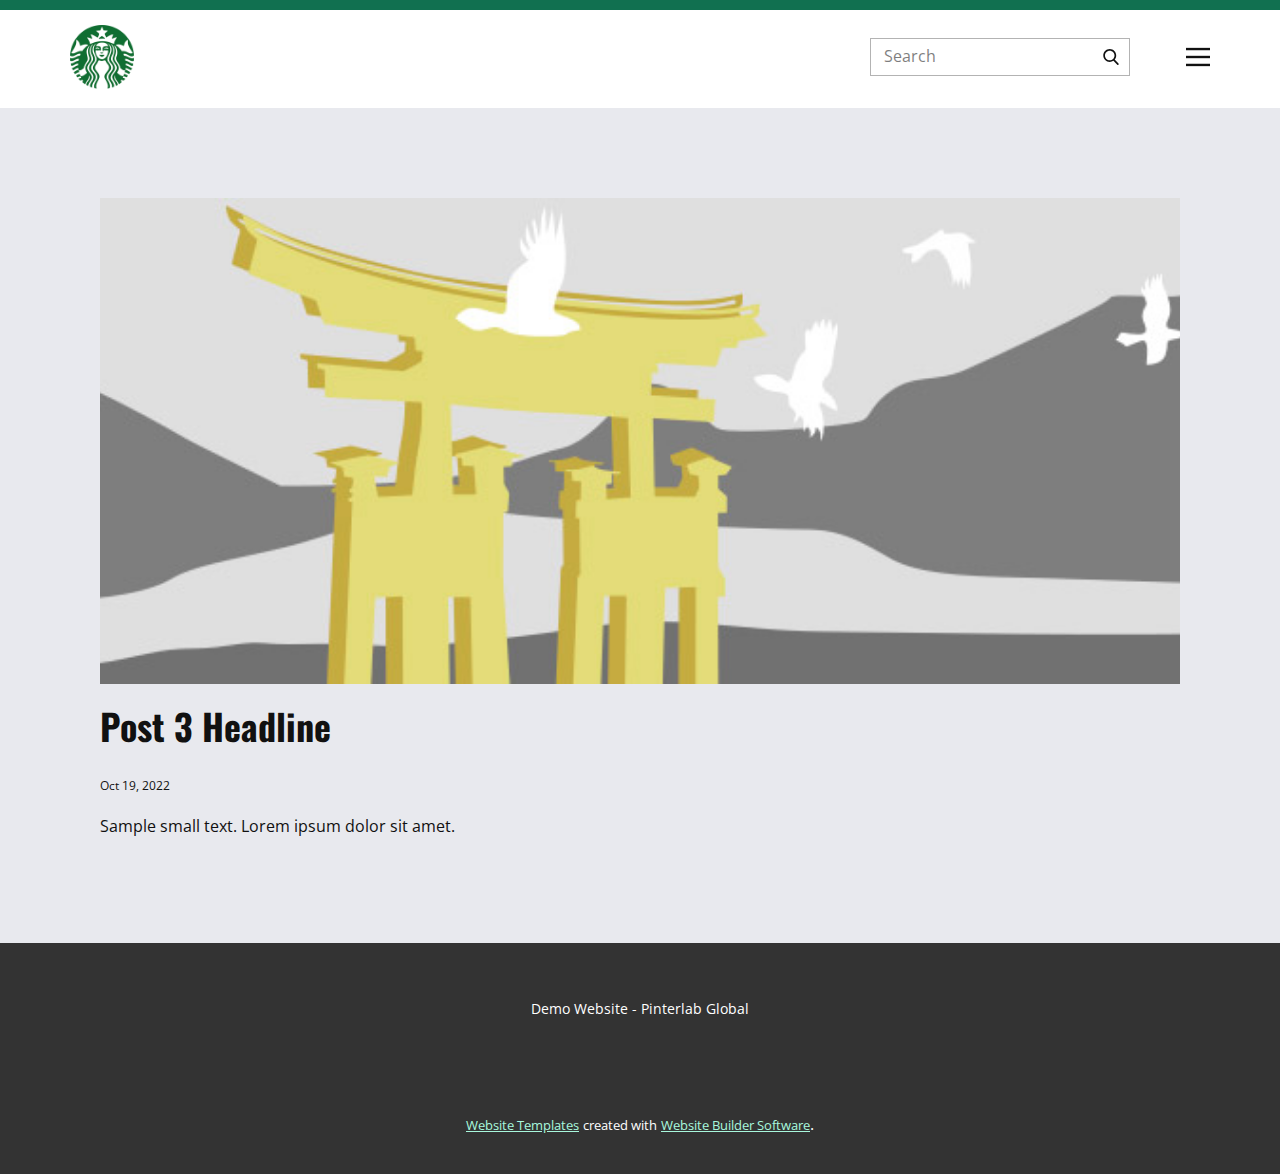
<file: blog/post-2.html>
<!doctype html>
<html style="font-size: 16px;" lang="en"><head>
    <meta name="viewport" content="width=device-width, initial-scale=1.0">
    <meta charset="utf-8">
    <meta name="keywords" content="Post 1 Headline">
    <meta name="description" content="">
    <title>Post 3 Headline</title>
    <link rel="stylesheet" href="../nicepage.css" media="screen">
<link rel="stylesheet" href="../Post-Template.css" media="screen">
    <script class="u-script" type="text/javascript" src="../jquery.js" defer=""></script>
    <script class="u-script" type="text/javascript" src="../nicepage.js" defer=""></script>
    <meta name="generator" content="Nicepage 4.19.3, nicepage.com">
    <link id="u-theme-google-font" rel="stylesheet" href="https://fonts.googleapis.com/css?family=Oswald:200,300,400,500,600,700|Open+Sans:300,300i,400,400i,500,500i,600,600i,700,700i,800,800i">
    
    
    <script type="application/ld+json">{
		"@context": "http://schema.org",
		"@type": "Organization",
		"name": "",
		"logo": "images/7b85f31517bf6b7b0b7490c86fa4dd25.png"
}</script>
    <meta name="theme-color" content="#006341">
  </head>
  <body class="u-body u-xl-mode" data-lang="en"><header class="u-border-no-bottom u-border-no-left u-border-no-right u-border-no-top u-clearfix u-header u-white u-header" id="sec-94c7"><div class="u-border-10 u-border-palette-2-base u-expanded-width u-line u-line-horizontal u-line-1"></div><nav class="u-align-left u-menu u-menu-hamburger u-nav-spacing-25 u-offcanvas u-menu-1" data-responsive-from="XL">
        <div class="menu-collapse">
          <a class="u-button-style u-nav-link u-text-body-color" href="#" style="padding: 4px 0px; font-size: calc(1em + 8px);">
            <svg class="u-svg-link" preserveAspectRatio="xMidYMin slice" viewBox="0 0 302 302" style="undefined"><use xmlns:xlink="http://www.w3.org/1999/xlink" xlink:href="#svg-7b92"></use></svg>
            <svg xmlns="http://www.w3.org/2000/svg" xmlns:xlink="http://www.w3.org/1999/xlink" version="1.1" id="svg-7b92" x="0px" y="0px" viewBox="0 0 302 302" style="enable-background:new 0 0 302 302;" xml:space="preserve" class="u-svg-content"><g><rect y="36" width="302" height="30"></rect><rect y="236" width="302" height="30"></rect><rect y="136" width="302" height="30"></rect>
</g><g></g><g></g><g></g><g></g><g></g><g></g><g></g><g></g><g></g><g></g><g></g><g></g><g></g><g></g><g></g></svg>
          </a>
        </div>
        <div class="u-nav-container">
          <ul class="u-nav u-spacing-25 u-unstyled"><li class="u-nav-item"><a class="u-button-style u-nav-link" href="../Home.html" style="padding: 8px 0px;">Home</a>
</li><li class="u-nav-item"><a class="u-button-style u-nav-link" href="../About.html" style="padding: 8px 0px;">About</a>
</li><li class="u-nav-item"><a class="u-button-style u-nav-link" href="../Contact.html" style="padding: 8px 0px;">Contact</a>
</li></ul>
        </div>
        <div class="u-nav-container-collapse">
          <div class="u-align-center u-black u-container-style u-inner-container-layout u-opacity u-opacity-95 u-sidenav">
            <div class="u-inner-container-layout u-sidenav-overflow">
              <div class="u-menu-close"></div>
              <ul class="u-align-center u-nav u-popupmenu-items u-unstyled u-nav-2"><li class="u-nav-item"><a class="u-button-style u-nav-link" href="../Home.html" style="padding: 8px 0px;">Home</a>
</li><li class="u-nav-item"><a class="u-button-style u-nav-link" href="../About.html" style="padding: 8px 0px;">About</a>
</li><li class="u-nav-item"><a class="u-button-style u-nav-link" href="../Contact.html" style="padding: 8px 0px;">Contact</a>
</li></ul>
            </div>
          </div>
          <div class="u-black u-menu-overlay u-opacity u-opacity-70"></div>
        </div>
      </nav><form action="https://forms.nicepagesrv.com/Form/Process" method="get" class="u-border-1 u-border-grey-30 u-search u-search-right u-search-1">
        <button class="u-search-button" type="submit">
          <span class="u-search-icon u-spacing-10">
            <svg class="u-svg-link" preserveAspectRatio="xMidYMin slice" viewBox="0 0 56.966 56.966" style="undefined"><use xmlns:xlink="http://www.w3.org/1999/xlink" xlink:href="#svg-54b8"></use></svg>
            <svg xmlns="http://www.w3.org/2000/svg" xmlns:xlink="http://www.w3.org/1999/xlink" version="1.1" id="svg-54b8" x="0px" y="0px" viewBox="0 0 56.966 56.966" style="enable-background:new 0 0 56.966 56.966;" xml:space="preserve" class="u-svg-content"><path d="M55.146,51.887L41.588,37.786c3.486-4.144,5.396-9.358,5.396-14.786c0-12.682-10.318-23-23-23s-23,10.318-23,23  s10.318,23,23,23c4.761,0,9.298-1.436,13.177-4.162l13.661,14.208c0.571,0.593,1.339,0.92,2.162,0.92  c0.779,0,1.518-0.297,2.079-0.837C56.255,54.982,56.293,53.08,55.146,51.887z M23.984,6c9.374,0,17,7.626,17,17s-7.626,17-17,17  s-17-7.626-17-17S14.61,6,23.984,6z"></path><g></g><g></g><g></g><g></g><g></g><g></g><g></g><g></g><g></g><g></g><g></g><g></g><g></g><g></g><g></g></svg>
          </span>
        </button>
        <input class="u-search-input" type="search" name="search" value="" placeholder="Search">
      </form><a href="#" class="u-image u-logo u-image-1" src="" data-image-width="300" data-image-height="300">
        <img src="../images/7b85f31517bf6b7b0b7490c86fa4dd25.png" class="u-logo-image u-logo-image-1">
      </a></header>
    <section class="u-align-center u-clearfix u-section-1" id="sec-9bd9">
      <div class="u-clearfix u-sheet u-valign-middle-md u-valign-middle-sm u-valign-middle-xs u-sheet-1"><!--post_details--><!--post_details_options_json--><!--{"source":""}--><!--/post_details_options_json--><!--blog_post-->
        <div class="u-container-style u-expanded-width u-post-details u-post-details-1">
          <div class="u-container-layout u-valign-middle u-container-layout-1"><!--blog_post_image-->
            <img alt="" class="u-blog-control u-expanded-width u-image u-image-default u-image-1" src="../images/8ad73f3c.jpeg"><!--/blog_post_image--><!--blog_post_header-->
            <h2 class="u-blog-control u-text u-text-1">Post 3 Headline</h2><!--/blog_post_header--><!--blog_post_metadata-->
            <div class="u-blog-control u-metadata u-metadata-1"><!--blog_post_metadata_date-->
              <span class="u-meta-date u-meta-icon">Oct 19, 2022</span><!--/blog_post_metadata_date--><!--blog_post_metadata_category-->
              <!--/blog_post_metadata_category--><!--blog_post_metadata_comments-->
              <!--/blog_post_metadata_comments-->
            </div><!--/blog_post_metadata--><!--blog_post_content-->
            <div class="u-align-justify u-blog-control u-post-content u-text u-text-2 fr-view">
  Sample small text. Lorem ipsum dolor sit amet.
  </div><!--/blog_post_content-->
          </div>
        </div><!--/blog_post--><!--/post_details-->
      </div>
    </section>
    
    
    <footer class="u-clearfix u-footer u-grey-80" id="sec-bde3"><div class="u-clearfix u-sheet u-sheet-1">
        <div class="u-align-center u-container-style u-group u-group-1">
          <div class="u-container-layout u-valign-middle u-container-layout-1">
            <p class="u-small-text u-text u-text-variant u-text-1">Demo Website - Pinterlab Global</p>
          </div>
        </div>
      </div></footer>
    <section class="u-backlink u-clearfix u-grey-80">
      <a class="u-link" href="https://nicepage.com/website-templates" target="_blank">
        <span>Website Templates</span>
      </a>
      <p class="u-text">
        <span>created with</span>
      </p>
      <a class="u-link" href="" target="_blank">
        <span>Website Builder Software</span>
      </a>. 
    </section>
  
</body></html>
</file>
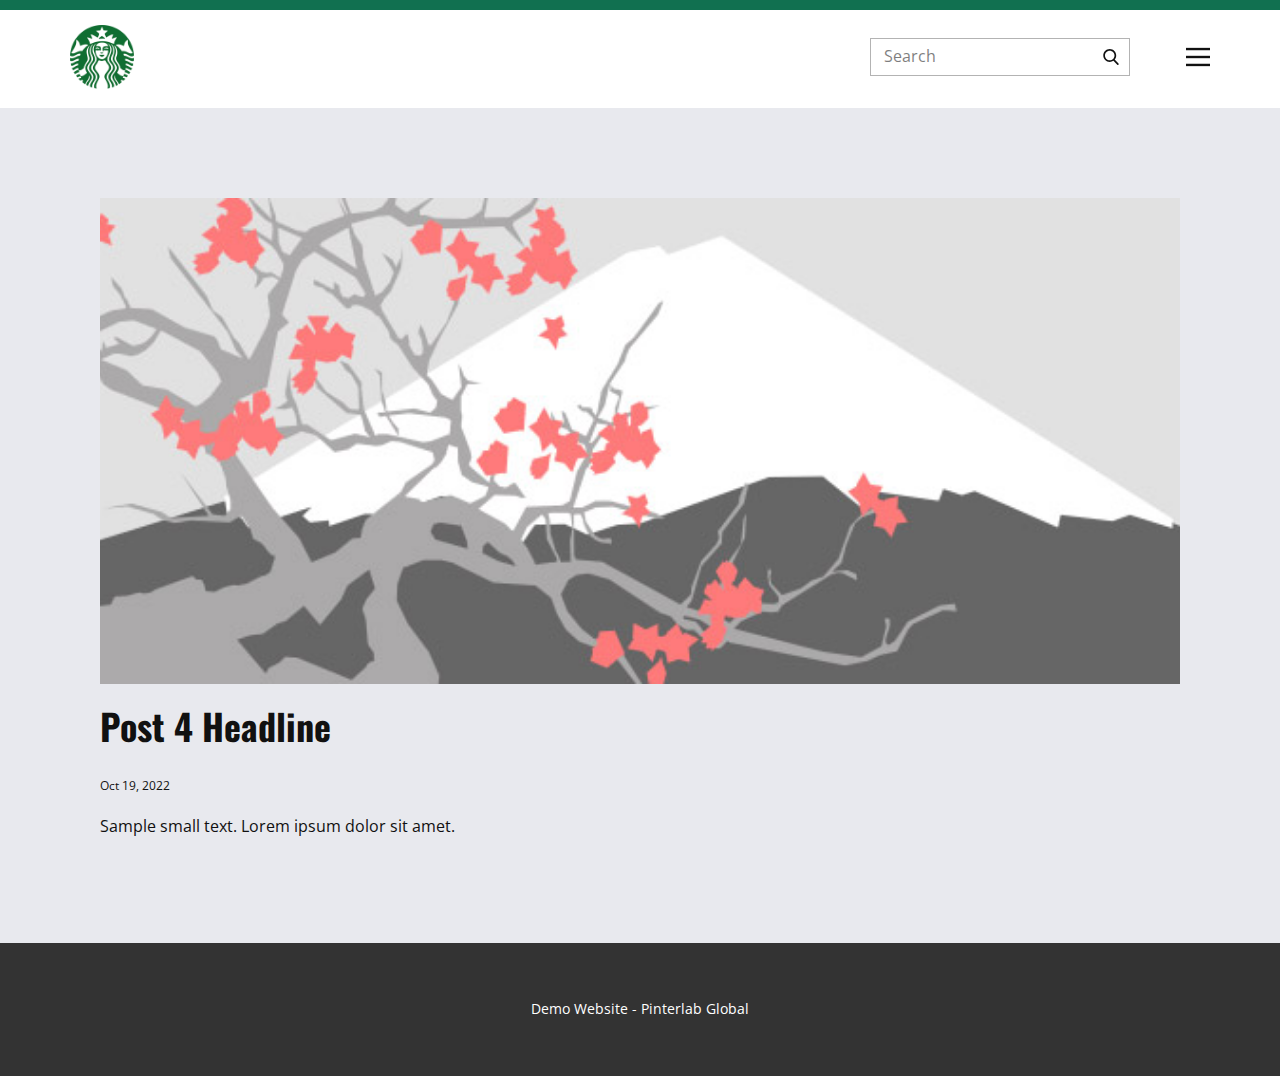
<file: blog/post-3.html>
<!doctype html>
<html style="font-size: 16px;" lang="en"><head>
    <meta name="viewport" content="width=device-width, initial-scale=1.0">
    <meta charset="utf-8">
    <meta name="keywords" content="Post 1 Headline">
    <meta name="description" content="">
    <title>Post 4 Headline</title>
    <link rel="stylesheet" href="../nicepage.css" media="screen">
<link rel="stylesheet" href="../Post-Template.css" media="screen">
    <script class="u-script" type="text/javascript" src="../jquery.js" defer=""></script>
    <script class="u-script" type="text/javascript" src="../nicepage.js" defer=""></script>
    <meta name="generator" content="Nicepage 4.19.3, nicepage.com">
    <link id="u-theme-google-font" rel="stylesheet" href="https://fonts.googleapis.com/css?family=Oswald:200,300,400,500,600,700|Open+Sans:300,300i,400,400i,500,500i,600,600i,700,700i,800,800i">
    
    
    <script type="application/ld+json">{
		"@context": "http://schema.org",
		"@type": "Organization",
		"name": "",
		"logo": "images/7b85f31517bf6b7b0b7490c86fa4dd25.png"
}</script>
    <meta name="theme-color" content="#006341">
  </head>
  <body class="u-body u-xl-mode" data-lang="en"><header class="u-border-no-bottom u-border-no-left u-border-no-right u-border-no-top u-clearfix u-header u-white u-header" id="sec-94c7"><div class="u-border-10 u-border-palette-2-base u-expanded-width u-line u-line-horizontal u-line-1"></div><nav class="u-align-left u-menu u-menu-hamburger u-nav-spacing-25 u-offcanvas u-menu-1" data-responsive-from="XL">
        <div class="menu-collapse">
          <a class="u-button-style u-nav-link u-text-body-color" href="#" style="padding: 4px 0px; font-size: calc(1em + 8px);">
            <svg class="u-svg-link" preserveAspectRatio="xMidYMin slice" viewBox="0 0 302 302" style="undefined"><use xmlns:xlink="http://www.w3.org/1999/xlink" xlink:href="#svg-7b92"></use></svg>
            <svg xmlns="http://www.w3.org/2000/svg" xmlns:xlink="http://www.w3.org/1999/xlink" version="1.1" id="svg-7b92" x="0px" y="0px" viewBox="0 0 302 302" style="enable-background:new 0 0 302 302;" xml:space="preserve" class="u-svg-content"><g><rect y="36" width="302" height="30"></rect><rect y="236" width="302" height="30"></rect><rect y="136" width="302" height="30"></rect>
</g><g></g><g></g><g></g><g></g><g></g><g></g><g></g><g></g><g></g><g></g><g></g><g></g><g></g><g></g><g></g></svg>
          </a>
        </div>
        <div class="u-nav-container">
          <ul class="u-nav u-spacing-25 u-unstyled"><li class="u-nav-item"><a class="u-button-style u-nav-link" href="../Home.html" style="padding: 8px 0px;">Home</a>
</li><li class="u-nav-item"><a class="u-button-style u-nav-link" href="../About.html" style="padding: 8px 0px;">About</a>
</li><li class="u-nav-item"><a class="u-button-style u-nav-link" href="../Contact.html" style="padding: 8px 0px;">Contact</a>
</li></ul>
        </div>
        <div class="u-nav-container-collapse">
          <div class="u-align-center u-black u-container-style u-inner-container-layout u-opacity u-opacity-95 u-sidenav">
            <div class="u-inner-container-layout u-sidenav-overflow">
              <div class="u-menu-close"></div>
              <ul class="u-align-center u-nav u-popupmenu-items u-unstyled u-nav-2"><li class="u-nav-item"><a class="u-button-style u-nav-link" href="../Home.html" style="padding: 8px 0px;">Home</a>
</li><li class="u-nav-item"><a class="u-button-style u-nav-link" href="../About.html" style="padding: 8px 0px;">About</a>
</li><li class="u-nav-item"><a class="u-button-style u-nav-link" href="../Contact.html" style="padding: 8px 0px;">Contact</a>
</li></ul>
            </div>
          </div>
          <div class="u-black u-menu-overlay u-opacity u-opacity-70"></div>
        </div>
      </nav><form action="https://forms.nicepagesrv.com/Form/Process" method="get" class="u-border-1 u-border-grey-30 u-search u-search-right u-search-1">
        <button class="u-search-button" type="submit">
          <span class="u-search-icon u-spacing-10">
            <svg class="u-svg-link" preserveAspectRatio="xMidYMin slice" viewBox="0 0 56.966 56.966" style="undefined"><use xmlns:xlink="http://www.w3.org/1999/xlink" xlink:href="#svg-54b8"></use></svg>
            <svg xmlns="http://www.w3.org/2000/svg" xmlns:xlink="http://www.w3.org/1999/xlink" version="1.1" id="svg-54b8" x="0px" y="0px" viewBox="0 0 56.966 56.966" style="enable-background:new 0 0 56.966 56.966;" xml:space="preserve" class="u-svg-content"><path d="M55.146,51.887L41.588,37.786c3.486-4.144,5.396-9.358,5.396-14.786c0-12.682-10.318-23-23-23s-23,10.318-23,23  s10.318,23,23,23c4.761,0,9.298-1.436,13.177-4.162l13.661,14.208c0.571,0.593,1.339,0.92,2.162,0.92  c0.779,0,1.518-0.297,2.079-0.837C56.255,54.982,56.293,53.08,55.146,51.887z M23.984,6c9.374,0,17,7.626,17,17s-7.626,17-17,17  s-17-7.626-17-17S14.61,6,23.984,6z"></path><g></g><g></g><g></g><g></g><g></g><g></g><g></g><g></g><g></g><g></g><g></g><g></g><g></g><g></g><g></g></svg>
          </span>
        </button>
        <input class="u-search-input" type="search" name="search" value="" placeholder="Search">
      </form><a href="#" class="u-image u-logo u-image-1" src="" data-image-width="300" data-image-height="300">
        <img src="../images/7b85f31517bf6b7b0b7490c86fa4dd25.png" class="u-logo-image u-logo-image-1">
      </a></header>
    <section class="u-align-center u-clearfix u-section-1" id="sec-9bd9">
      <div class="u-clearfix u-sheet u-valign-middle-md u-valign-middle-sm u-valign-middle-xs u-sheet-1"><!--post_details--><!--post_details_options_json--><!--{"source":""}--><!--/post_details_options_json--><!--blog_post-->
        <div class="u-container-style u-expanded-width u-post-details u-post-details-1">
          <div class="u-container-layout u-valign-middle u-container-layout-1"><!--blog_post_image-->
            <img alt="" class="u-blog-control u-expanded-width u-image u-image-default u-image-1" src="../images/0fd3416c.jpeg"><!--/blog_post_image--><!--blog_post_header-->
            <h2 class="u-blog-control u-text u-text-1">Post 4 Headline</h2><!--/blog_post_header--><!--blog_post_metadata-->
            <div class="u-blog-control u-metadata u-metadata-1"><!--blog_post_metadata_date-->
              <span class="u-meta-date u-meta-icon">Oct 19, 2022</span><!--/blog_post_metadata_date--><!--blog_post_metadata_category-->
              <!--/blog_post_metadata_category--><!--blog_post_metadata_comments-->
              <!--/blog_post_metadata_comments-->
            </div><!--/blog_post_metadata--><!--blog_post_content-->
            <div class="u-align-justify u-blog-control u-post-content u-text u-text-2 fr-view">
  Sample small text. Lorem ipsum dolor sit amet.
  </div><!--/blog_post_content-->
          </div>
        </div><!--/blog_post--><!--/post_details-->
      </div>
    </section>
    
    
    <footer class="u-clearfix u-footer u-grey-80" id="sec-bde3"><div class="u-clearfix u-sheet u-sheet-1">
        <div class="u-align-center u-container-style u-group u-group-1">
          <div class="u-container-layout u-valign-middle u-container-layout-1">
            <p class="u-small-text u-text u-text-variant u-text-1">Demo Website - Pinterlab Global</p>
          </div>
        </div>
      </div></footer>
</body></html>
</file>
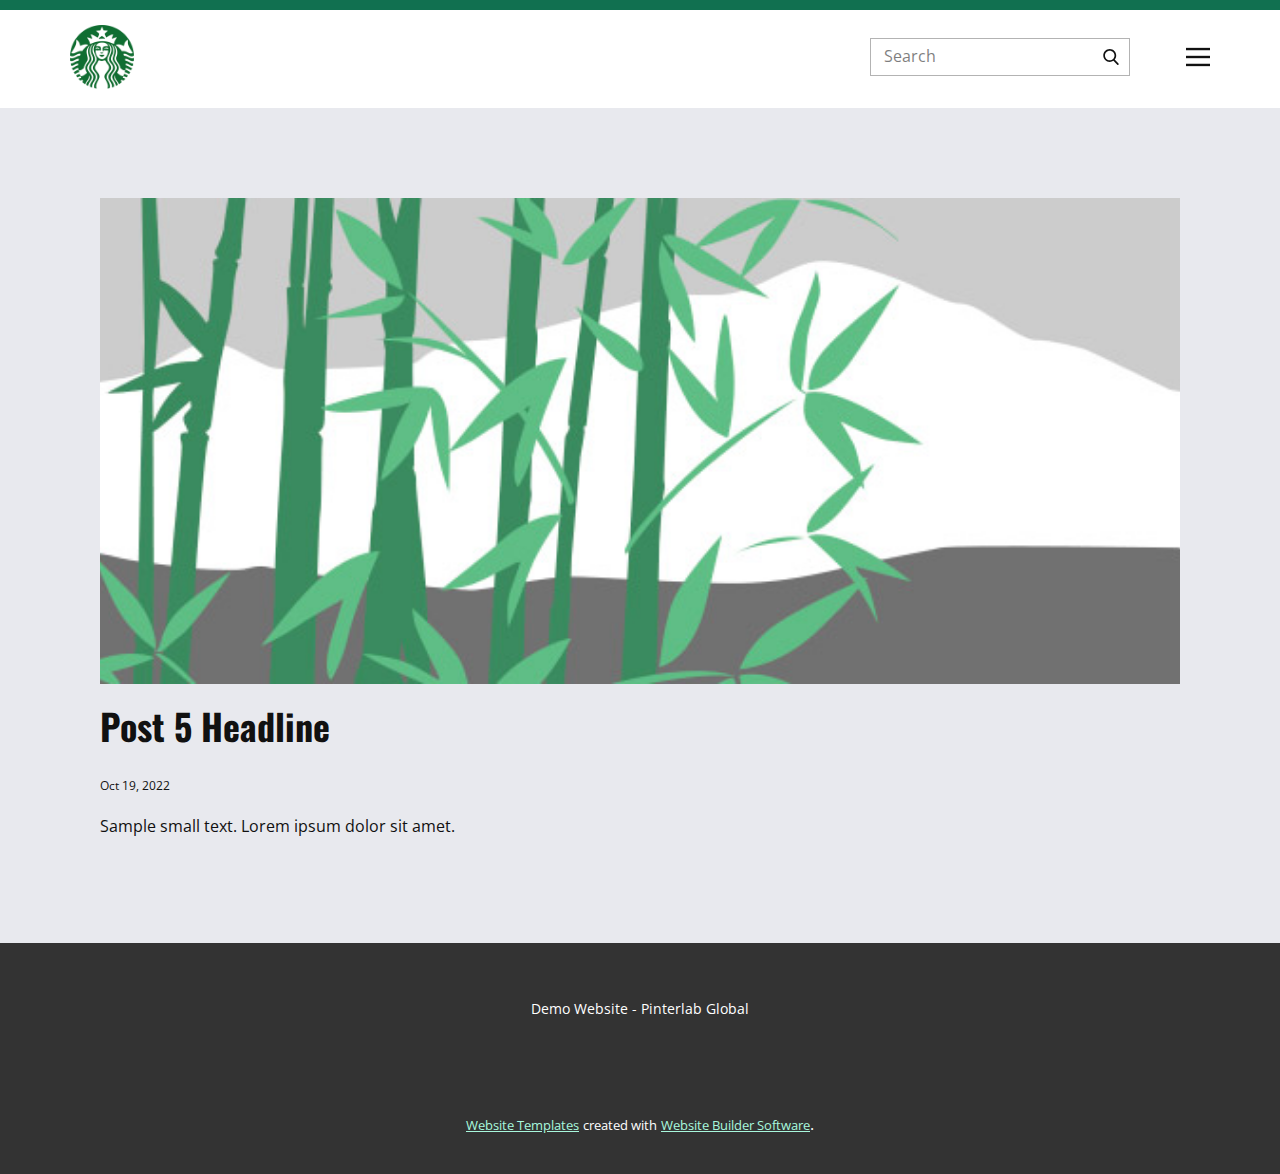
<file: blog/post-4.html>
<!doctype html>
<html style="font-size: 16px;" lang="en"><head>
    <meta name="viewport" content="width=device-width, initial-scale=1.0">
    <meta charset="utf-8">
    <meta name="keywords" content="Post 1 Headline">
    <meta name="description" content="">
    <title>Post 5 Headline</title>
    <link rel="stylesheet" href="../nicepage.css" media="screen">
<link rel="stylesheet" href="../Post-Template.css" media="screen">
    <script class="u-script" type="text/javascript" src="../jquery.js" defer=""></script>
    <script class="u-script" type="text/javascript" src="../nicepage.js" defer=""></script>
    <meta name="generator" content="Nicepage 4.19.3, nicepage.com">
    <link id="u-theme-google-font" rel="stylesheet" href="https://fonts.googleapis.com/css?family=Oswald:200,300,400,500,600,700|Open+Sans:300,300i,400,400i,500,500i,600,600i,700,700i,800,800i">
    
    
    <script type="application/ld+json">{
		"@context": "http://schema.org",
		"@type": "Organization",
		"name": "",
		"logo": "images/7b85f31517bf6b7b0b7490c86fa4dd25.png"
}</script>
    <meta name="theme-color" content="#006341">
  </head>
  <body class="u-body u-xl-mode" data-lang="en"><header class="u-border-no-bottom u-border-no-left u-border-no-right u-border-no-top u-clearfix u-header u-white u-header" id="sec-94c7"><div class="u-border-10 u-border-palette-2-base u-expanded-width u-line u-line-horizontal u-line-1"></div><nav class="u-align-left u-menu u-menu-hamburger u-nav-spacing-25 u-offcanvas u-menu-1" data-responsive-from="XL">
        <div class="menu-collapse">
          <a class="u-button-style u-nav-link u-text-body-color" href="#" style="padding: 4px 0px; font-size: calc(1em + 8px);">
            <svg class="u-svg-link" preserveAspectRatio="xMidYMin slice" viewBox="0 0 302 302" style="undefined"><use xmlns:xlink="http://www.w3.org/1999/xlink" xlink:href="#svg-7b92"></use></svg>
            <svg xmlns="http://www.w3.org/2000/svg" xmlns:xlink="http://www.w3.org/1999/xlink" version="1.1" id="svg-7b92" x="0px" y="0px" viewBox="0 0 302 302" style="enable-background:new 0 0 302 302;" xml:space="preserve" class="u-svg-content"><g><rect y="36" width="302" height="30"></rect><rect y="236" width="302" height="30"></rect><rect y="136" width="302" height="30"></rect>
</g><g></g><g></g><g></g><g></g><g></g><g></g><g></g><g></g><g></g><g></g><g></g><g></g><g></g><g></g><g></g></svg>
          </a>
        </div>
        <div class="u-nav-container">
          <ul class="u-nav u-spacing-25 u-unstyled"><li class="u-nav-item"><a class="u-button-style u-nav-link" href="../Home.html" style="padding: 8px 0px;">Home</a>
</li><li class="u-nav-item"><a class="u-button-style u-nav-link" href="../About.html" style="padding: 8px 0px;">About</a>
</li><li class="u-nav-item"><a class="u-button-style u-nav-link" href="../Contact.html" style="padding: 8px 0px;">Contact</a>
</li></ul>
        </div>
        <div class="u-nav-container-collapse">
          <div class="u-align-center u-black u-container-style u-inner-container-layout u-opacity u-opacity-95 u-sidenav">
            <div class="u-inner-container-layout u-sidenav-overflow">
              <div class="u-menu-close"></div>
              <ul class="u-align-center u-nav u-popupmenu-items u-unstyled u-nav-2"><li class="u-nav-item"><a class="u-button-style u-nav-link" href="../Home.html" style="padding: 8px 0px;">Home</a>
</li><li class="u-nav-item"><a class="u-button-style u-nav-link" href="../About.html" style="padding: 8px 0px;">About</a>
</li><li class="u-nav-item"><a class="u-button-style u-nav-link" href="../Contact.html" style="padding: 8px 0px;">Contact</a>
</li></ul>
            </div>
          </div>
          <div class="u-black u-menu-overlay u-opacity u-opacity-70"></div>
        </div>
      </nav><form action="https://forms.nicepagesrv.com/Form/Process" method="get" class="u-border-1 u-border-grey-30 u-search u-search-right u-search-1">
        <button class="u-search-button" type="submit">
          <span class="u-search-icon u-spacing-10">
            <svg class="u-svg-link" preserveAspectRatio="xMidYMin slice" viewBox="0 0 56.966 56.966" style="undefined"><use xmlns:xlink="http://www.w3.org/1999/xlink" xlink:href="#svg-54b8"></use></svg>
            <svg xmlns="http://www.w3.org/2000/svg" xmlns:xlink="http://www.w3.org/1999/xlink" version="1.1" id="svg-54b8" x="0px" y="0px" viewBox="0 0 56.966 56.966" style="enable-background:new 0 0 56.966 56.966;" xml:space="preserve" class="u-svg-content"><path d="M55.146,51.887L41.588,37.786c3.486-4.144,5.396-9.358,5.396-14.786c0-12.682-10.318-23-23-23s-23,10.318-23,23  s10.318,23,23,23c4.761,0,9.298-1.436,13.177-4.162l13.661,14.208c0.571,0.593,1.339,0.92,2.162,0.92  c0.779,0,1.518-0.297,2.079-0.837C56.255,54.982,56.293,53.08,55.146,51.887z M23.984,6c9.374,0,17,7.626,17,17s-7.626,17-17,17  s-17-7.626-17-17S14.61,6,23.984,6z"></path><g></g><g></g><g></g><g></g><g></g><g></g><g></g><g></g><g></g><g></g><g></g><g></g><g></g><g></g><g></g></svg>
          </span>
        </button>
        <input class="u-search-input" type="search" name="search" value="" placeholder="Search">
      </form><a href="#" class="u-image u-logo u-image-1" src="" data-image-width="300" data-image-height="300">
        <img src="../images/7b85f31517bf6b7b0b7490c86fa4dd25.png" class="u-logo-image u-logo-image-1">
      </a></header>
    <section class="u-align-center u-clearfix u-section-1" id="sec-9bd9">
      <div class="u-clearfix u-sheet u-valign-middle-md u-valign-middle-sm u-valign-middle-xs u-sheet-1"><!--post_details--><!--post_details_options_json--><!--{"source":""}--><!--/post_details_options_json--><!--blog_post-->
        <div class="u-container-style u-expanded-width u-post-details u-post-details-1">
          <div class="u-container-layout u-valign-middle u-container-layout-1"><!--blog_post_image-->
            <img alt="" class="u-blog-control u-expanded-width u-image u-image-default u-image-1" src="../images/68f64b9d.jpeg"><!--/blog_post_image--><!--blog_post_header-->
            <h2 class="u-blog-control u-text u-text-1">Post 5 Headline</h2><!--/blog_post_header--><!--blog_post_metadata-->
            <div class="u-blog-control u-metadata u-metadata-1"><!--blog_post_metadata_date-->
              <span class="u-meta-date u-meta-icon">Oct 19, 2022</span><!--/blog_post_metadata_date--><!--blog_post_metadata_category-->
              <!--/blog_post_metadata_category--><!--blog_post_metadata_comments-->
              <!--/blog_post_metadata_comments-->
            </div><!--/blog_post_metadata--><!--blog_post_content-->
            <div class="u-align-justify u-blog-control u-post-content u-text u-text-2 fr-view">
  Sample small text. Lorem ipsum dolor sit amet.
  </div><!--/blog_post_content-->
          </div>
        </div><!--/blog_post--><!--/post_details-->
      </div>
    </section>
    
    
    <footer class="u-clearfix u-footer u-grey-80" id="sec-bde3"><div class="u-clearfix u-sheet u-sheet-1">
        <div class="u-align-center u-container-style u-group u-group-1">
          <div class="u-container-layout u-valign-middle u-container-layout-1">
            <p class="u-small-text u-text u-text-variant u-text-1">Demo Website - Pinterlab Global</p>
          </div>
        </div>
      </div></footer>
    <section class="u-backlink u-clearfix u-grey-80">
      <a class="u-link" href="https://nicepage.com/website-templates" target="_blank">
        <span>Website Templates</span>
      </a>
      <p class="u-text">
        <span>created with</span>
      </p>
      <a class="u-link" href="" target="_blank">
        <span>Website Builder Software</span>
      </a>. 
    </section>
  
</body></html>
</file>
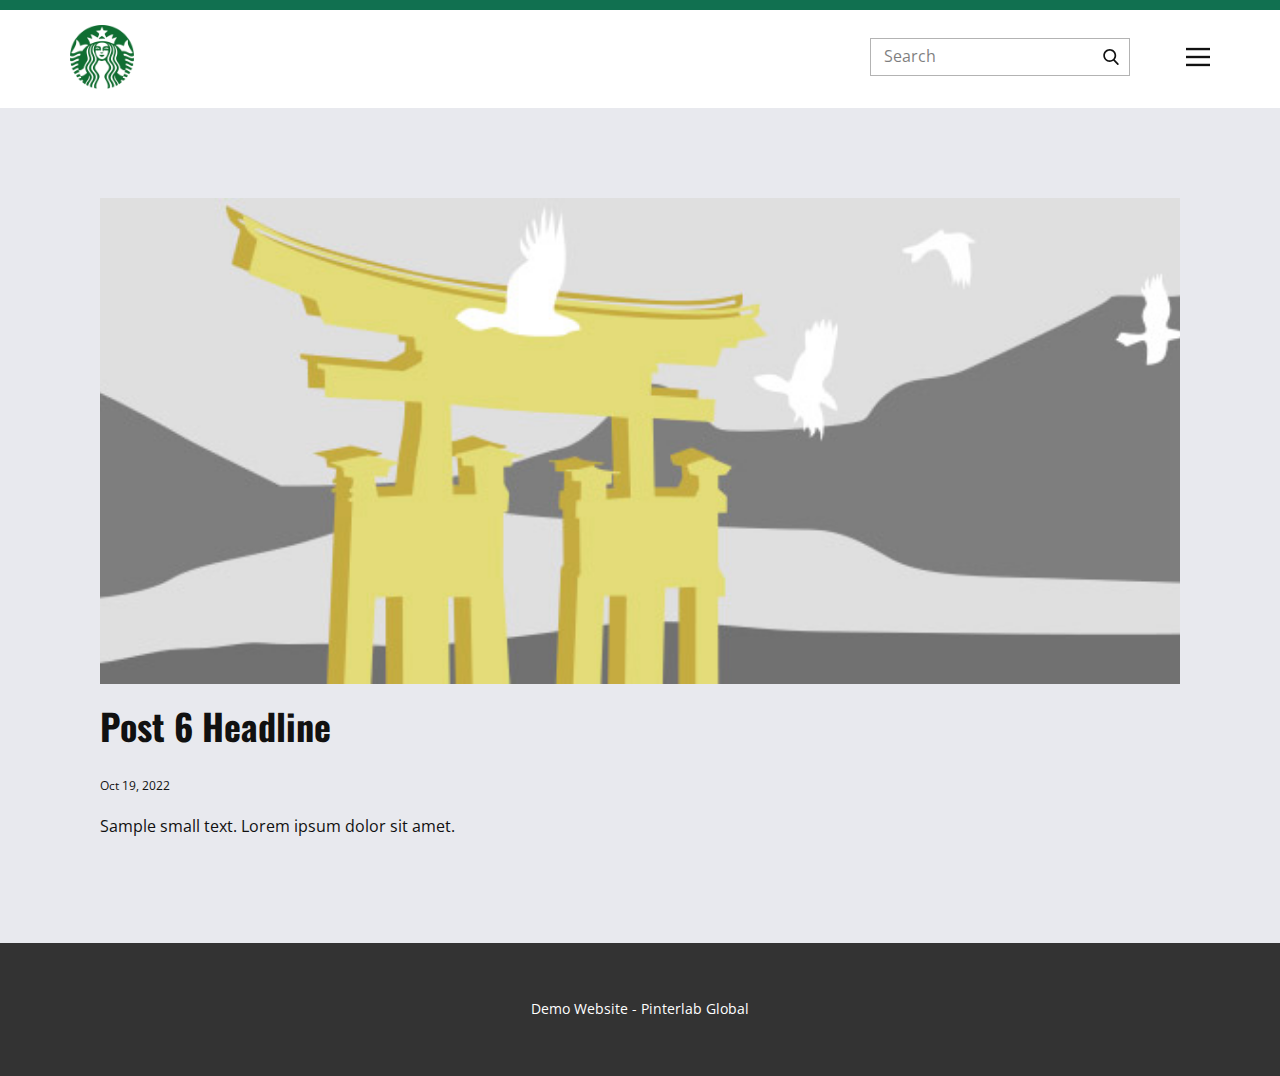
<file: blog/post-5.html>
<!doctype html>
<html style="font-size: 16px;" lang="en"><head>
    <meta name="viewport" content="width=device-width, initial-scale=1.0">
    <meta charset="utf-8">
    <meta name="keywords" content="Post 1 Headline">
    <meta name="description" content="">
    <title>Post 6 Headline</title>
    <link rel="stylesheet" href="../nicepage.css" media="screen">
<link rel="stylesheet" href="../Post-Template.css" media="screen">
    <script class="u-script" type="text/javascript" src="../jquery.js" defer=""></script>
    <script class="u-script" type="text/javascript" src="../nicepage.js" defer=""></script>
    <meta name="generator" content="Nicepage 4.19.3, nicepage.com">
    <link id="u-theme-google-font" rel="stylesheet" href="https://fonts.googleapis.com/css?family=Oswald:200,300,400,500,600,700|Open+Sans:300,300i,400,400i,500,500i,600,600i,700,700i,800,800i">
    
    
    <script type="application/ld+json">{
		"@context": "http://schema.org",
		"@type": "Organization",
		"name": "",
		"logo": "images/7b85f31517bf6b7b0b7490c86fa4dd25.png"
}</script>
    <meta name="theme-color" content="#006341">
  </head>
  <body class="u-body u-xl-mode" data-lang="en"><header class="u-border-no-bottom u-border-no-left u-border-no-right u-border-no-top u-clearfix u-header u-white u-header" id="sec-94c7"><div class="u-border-10 u-border-palette-2-base u-expanded-width u-line u-line-horizontal u-line-1"></div><nav class="u-align-left u-menu u-menu-hamburger u-nav-spacing-25 u-offcanvas u-menu-1" data-responsive-from="XL">
        <div class="menu-collapse">
          <a class="u-button-style u-nav-link u-text-body-color" href="#" style="padding: 4px 0px; font-size: calc(1em + 8px);">
            <svg class="u-svg-link" preserveAspectRatio="xMidYMin slice" viewBox="0 0 302 302" style="undefined"><use xmlns:xlink="http://www.w3.org/1999/xlink" xlink:href="#svg-7b92"></use></svg>
            <svg xmlns="http://www.w3.org/2000/svg" xmlns:xlink="http://www.w3.org/1999/xlink" version="1.1" id="svg-7b92" x="0px" y="0px" viewBox="0 0 302 302" style="enable-background:new 0 0 302 302;" xml:space="preserve" class="u-svg-content"><g><rect y="36" width="302" height="30"></rect><rect y="236" width="302" height="30"></rect><rect y="136" width="302" height="30"></rect>
</g><g></g><g></g><g></g><g></g><g></g><g></g><g></g><g></g><g></g><g></g><g></g><g></g><g></g><g></g><g></g></svg>
          </a>
        </div>
        <div class="u-nav-container">
          <ul class="u-nav u-spacing-25 u-unstyled"><li class="u-nav-item"><a class="u-button-style u-nav-link" href="../Home.html" style="padding: 8px 0px;">Home</a>
</li><li class="u-nav-item"><a class="u-button-style u-nav-link" href="../About.html" style="padding: 8px 0px;">About</a>
</li><li class="u-nav-item"><a class="u-button-style u-nav-link" href="../Contact.html" style="padding: 8px 0px;">Contact</a>
</li></ul>
        </div>
        <div class="u-nav-container-collapse">
          <div class="u-align-center u-black u-container-style u-inner-container-layout u-opacity u-opacity-95 u-sidenav">
            <div class="u-inner-container-layout u-sidenav-overflow">
              <div class="u-menu-close"></div>
              <ul class="u-align-center u-nav u-popupmenu-items u-unstyled u-nav-2"><li class="u-nav-item"><a class="u-button-style u-nav-link" href="../Home.html" style="padding: 8px 0px;">Home</a>
</li><li class="u-nav-item"><a class="u-button-style u-nav-link" href="../About.html" style="padding: 8px 0px;">About</a>
</li><li class="u-nav-item"><a class="u-button-style u-nav-link" href="../Contact.html" style="padding: 8px 0px;">Contact</a>
</li></ul>
            </div>
          </div>
          <div class="u-black u-menu-overlay u-opacity u-opacity-70"></div>
        </div>
      </nav><form action="https://forms.nicepagesrv.com/Form/Process" method="get" class="u-border-1 u-border-grey-30 u-search u-search-right u-search-1">
        <button class="u-search-button" type="submit">
          <span class="u-search-icon u-spacing-10">
            <svg class="u-svg-link" preserveAspectRatio="xMidYMin slice" viewBox="0 0 56.966 56.966" style="undefined"><use xmlns:xlink="http://www.w3.org/1999/xlink" xlink:href="#svg-54b8"></use></svg>
            <svg xmlns="http://www.w3.org/2000/svg" xmlns:xlink="http://www.w3.org/1999/xlink" version="1.1" id="svg-54b8" x="0px" y="0px" viewBox="0 0 56.966 56.966" style="enable-background:new 0 0 56.966 56.966;" xml:space="preserve" class="u-svg-content"><path d="M55.146,51.887L41.588,37.786c3.486-4.144,5.396-9.358,5.396-14.786c0-12.682-10.318-23-23-23s-23,10.318-23,23  s10.318,23,23,23c4.761,0,9.298-1.436,13.177-4.162l13.661,14.208c0.571,0.593,1.339,0.92,2.162,0.92  c0.779,0,1.518-0.297,2.079-0.837C56.255,54.982,56.293,53.08,55.146,51.887z M23.984,6c9.374,0,17,7.626,17,17s-7.626,17-17,17  s-17-7.626-17-17S14.61,6,23.984,6z"></path><g></g><g></g><g></g><g></g><g></g><g></g><g></g><g></g><g></g><g></g><g></g><g></g><g></g><g></g><g></g></svg>
          </span>
        </button>
        <input class="u-search-input" type="search" name="search" value="" placeholder="Search">
      </form><a href="#" class="u-image u-logo u-image-1" src="" data-image-width="300" data-image-height="300">
        <img src="../images/7b85f31517bf6b7b0b7490c86fa4dd25.png" class="u-logo-image u-logo-image-1">
      </a></header>
    <section class="u-align-center u-clearfix u-section-1" id="sec-9bd9">
      <div class="u-clearfix u-sheet u-valign-middle-md u-valign-middle-sm u-valign-middle-xs u-sheet-1"><!--post_details--><!--post_details_options_json--><!--{"source":""}--><!--/post_details_options_json--><!--blog_post-->
        <div class="u-container-style u-expanded-width u-post-details u-post-details-1">
          <div class="u-container-layout u-valign-middle u-container-layout-1"><!--blog_post_image-->
            <img alt="" class="u-blog-control u-expanded-width u-image u-image-default u-image-1" src="../images/8ad73f3c.jpeg"><!--/blog_post_image--><!--blog_post_header-->
            <h2 class="u-blog-control u-text u-text-1">Post 6 Headline</h2><!--/blog_post_header--><!--blog_post_metadata-->
            <div class="u-blog-control u-metadata u-metadata-1"><!--blog_post_metadata_date-->
              <span class="u-meta-date u-meta-icon">Oct 19, 2022</span><!--/blog_post_metadata_date--><!--blog_post_metadata_category-->
              <!--/blog_post_metadata_category--><!--blog_post_metadata_comments-->
              <!--/blog_post_metadata_comments-->
            </div><!--/blog_post_metadata--><!--blog_post_content-->
            <div class="u-align-justify u-blog-control u-post-content u-text u-text-2 fr-view">
  Sample small text. Lorem ipsum dolor sit amet.
  </div><!--/blog_post_content-->
          </div>
        </div><!--/blog_post--><!--/post_details-->
      </div>
    </section>
    
    
    <footer class="u-clearfix u-footer u-grey-80" id="sec-bde3"><div class="u-clearfix u-sheet u-sheet-1">
        <div class="u-align-center u-container-style u-group u-group-1">
          <div class="u-container-layout u-valign-middle u-container-layout-1">
            <p class="u-small-text u-text u-text-variant u-text-1">Demo Website - Pinterlab Global</p>
          </div>
        </div>
      </div></footer>
</body></html>
</file>
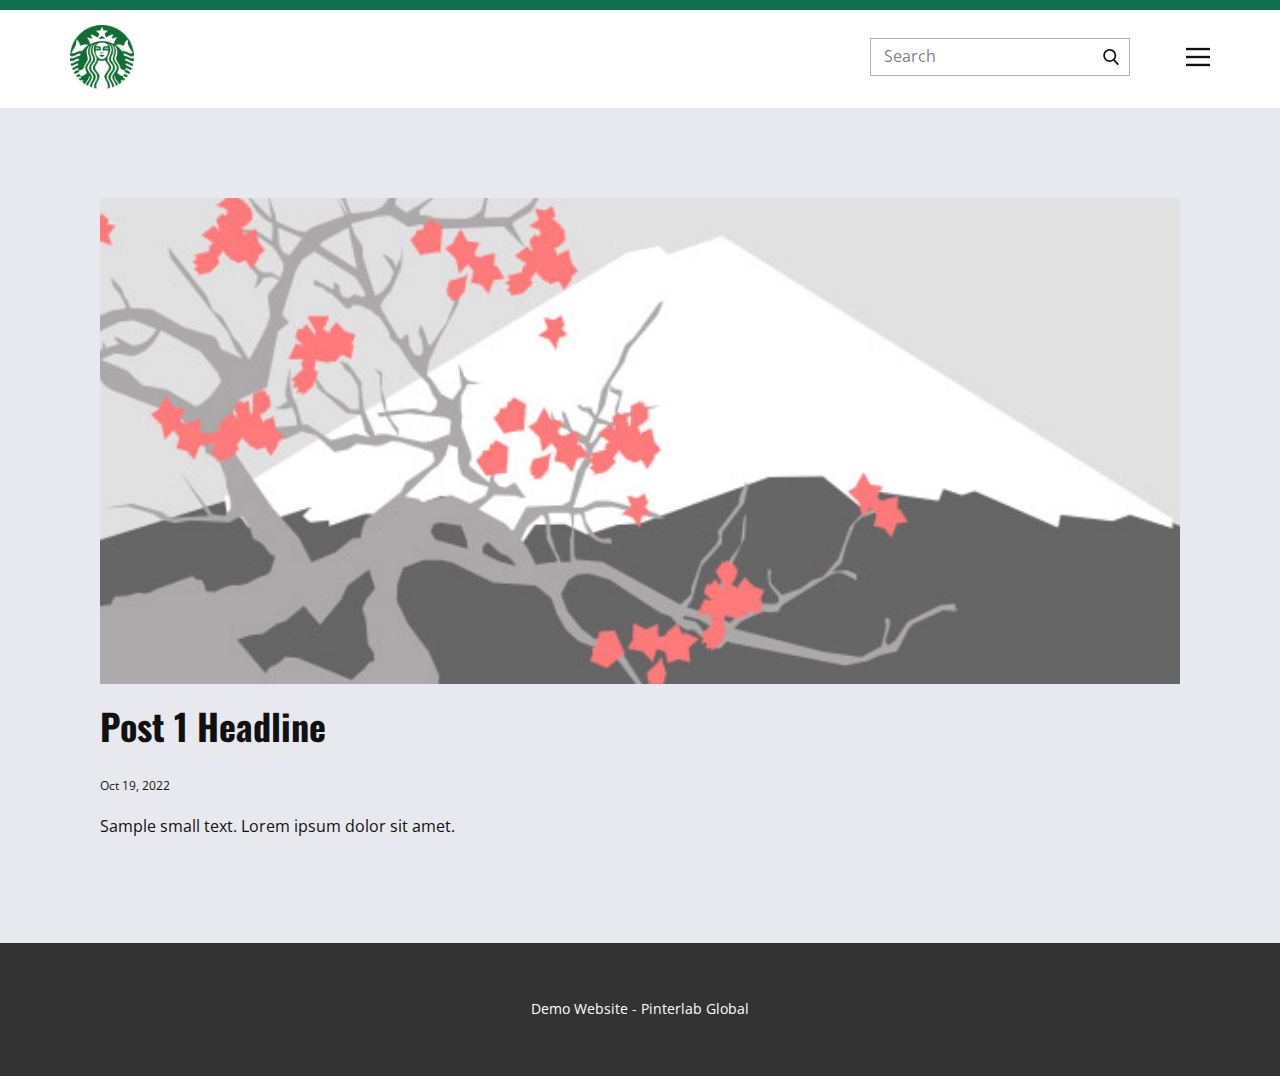
<file: blog/post.html>
<!doctype html>
<html style="font-size: 16px;" lang="en"><head>
    <meta name="viewport" content="width=device-width, initial-scale=1.0">
    <meta charset="utf-8">
    <meta name="keywords" content="Post 1 Headline">
    <meta name="description" content="">
    <title>Post 1 Headline</title>
    <link rel="stylesheet" href="../nicepage.css" media="screen">
<link rel="stylesheet" href="../Post-Template.css" media="screen">
    <script class="u-script" type="text/javascript" src="../jquery.js" defer=""></script>
    <script class="u-script" type="text/javascript" src="../nicepage.js" defer=""></script>
    <meta name="generator" content="Nicepage 4.19.3, nicepage.com">
    <link id="u-theme-google-font" rel="stylesheet" href="https://fonts.googleapis.com/css?family=Oswald:200,300,400,500,600,700|Open+Sans:300,300i,400,400i,500,500i,600,600i,700,700i,800,800i">
    
    
    <script type="application/ld+json">{
		"@context": "http://schema.org",
		"@type": "Organization",
		"name": "",
		"logo": "images/7b85f31517bf6b7b0b7490c86fa4dd25.png"
}</script>
    <meta name="theme-color" content="#006341">
  </head>
  <body class="u-body u-xl-mode" data-lang="en"><header class="u-border-no-bottom u-border-no-left u-border-no-right u-border-no-top u-clearfix u-header u-white u-header" id="sec-94c7"><div class="u-border-10 u-border-palette-2-base u-expanded-width u-line u-line-horizontal u-line-1"></div><nav class="u-align-left u-menu u-menu-hamburger u-nav-spacing-25 u-offcanvas u-menu-1" data-responsive-from="XL">
        <div class="menu-collapse">
          <a class="u-button-style u-nav-link u-text-body-color" href="#" style="padding: 4px 0px; font-size: calc(1em + 8px);">
            <svg class="u-svg-link" preserveAspectRatio="xMidYMin slice" viewBox="0 0 302 302" style="undefined"><use xmlns:xlink="http://www.w3.org/1999/xlink" xlink:href="#svg-7b92"></use></svg>
            <svg xmlns="http://www.w3.org/2000/svg" xmlns:xlink="http://www.w3.org/1999/xlink" version="1.1" id="svg-7b92" x="0px" y="0px" viewBox="0 0 302 302" style="enable-background:new 0 0 302 302;" xml:space="preserve" class="u-svg-content"><g><rect y="36" width="302" height="30"></rect><rect y="236" width="302" height="30"></rect><rect y="136" width="302" height="30"></rect>
</g><g></g><g></g><g></g><g></g><g></g><g></g><g></g><g></g><g></g><g></g><g></g><g></g><g></g><g></g><g></g></svg>
          </a>
        </div>
        <div class="u-nav-container">
          <ul class="u-nav u-spacing-25 u-unstyled"><li class="u-nav-item"><a class="u-button-style u-nav-link" href="../Home.html" style="padding: 8px 0px;">Home</a>
</li><li class="u-nav-item"><a class="u-button-style u-nav-link" href="../About.html" style="padding: 8px 0px;">About</a>
</li><li class="u-nav-item"><a class="u-button-style u-nav-link" href="../Contact.html" style="padding: 8px 0px;">Contact</a>
</li></ul>
        </div>
        <div class="u-nav-container-collapse">
          <div class="u-align-center u-black u-container-style u-inner-container-layout u-opacity u-opacity-95 u-sidenav">
            <div class="u-inner-container-layout u-sidenav-overflow">
              <div class="u-menu-close"></div>
              <ul class="u-align-center u-nav u-popupmenu-items u-unstyled u-nav-2"><li class="u-nav-item"><a class="u-button-style u-nav-link" href="../Home.html" style="padding: 8px 0px;">Home</a>
</li><li class="u-nav-item"><a class="u-button-style u-nav-link" href="../About.html" style="padding: 8px 0px;">About</a>
</li><li class="u-nav-item"><a class="u-button-style u-nav-link" href="../Contact.html" style="padding: 8px 0px;">Contact</a>
</li></ul>
            </div>
          </div>
          <div class="u-black u-menu-overlay u-opacity u-opacity-70"></div>
        </div>
      </nav><form action="https://forms.nicepagesrv.com/Form/Process" method="get" class="u-border-1 u-border-grey-30 u-search u-search-right u-search-1">
        <button class="u-search-button" type="submit">
          <span class="u-search-icon u-spacing-10">
            <svg class="u-svg-link" preserveAspectRatio="xMidYMin slice" viewBox="0 0 56.966 56.966" style="undefined"><use xmlns:xlink="http://www.w3.org/1999/xlink" xlink:href="#svg-54b8"></use></svg>
            <svg xmlns="http://www.w3.org/2000/svg" xmlns:xlink="http://www.w3.org/1999/xlink" version="1.1" id="svg-54b8" x="0px" y="0px" viewBox="0 0 56.966 56.966" style="enable-background:new 0 0 56.966 56.966;" xml:space="preserve" class="u-svg-content"><path d="M55.146,51.887L41.588,37.786c3.486-4.144,5.396-9.358,5.396-14.786c0-12.682-10.318-23-23-23s-23,10.318-23,23  s10.318,23,23,23c4.761,0,9.298-1.436,13.177-4.162l13.661,14.208c0.571,0.593,1.339,0.92,2.162,0.92  c0.779,0,1.518-0.297,2.079-0.837C56.255,54.982,56.293,53.08,55.146,51.887z M23.984,6c9.374,0,17,7.626,17,17s-7.626,17-17,17  s-17-7.626-17-17S14.61,6,23.984,6z"></path><g></g><g></g><g></g><g></g><g></g><g></g><g></g><g></g><g></g><g></g><g></g><g></g><g></g><g></g><g></g></svg>
          </span>
        </button>
        <input class="u-search-input" type="search" name="search" value="" placeholder="Search">
      </form><a href="#" class="u-image u-logo u-image-1" src="" data-image-width="300" data-image-height="300">
        <img src="../images/7b85f31517bf6b7b0b7490c86fa4dd25.png" class="u-logo-image u-logo-image-1">
      </a></header>
    <section class="u-align-center u-clearfix u-section-1" id="sec-9bd9">
      <div class="u-clearfix u-sheet u-valign-middle-md u-valign-middle-sm u-valign-middle-xs u-sheet-1"><!--post_details--><!--post_details_options_json--><!--{"source":""}--><!--/post_details_options_json--><!--blog_post-->
        <div class="u-container-style u-expanded-width u-post-details u-post-details-1">
          <div class="u-container-layout u-valign-middle u-container-layout-1"><!--blog_post_image-->
            <img alt="" class="u-blog-control u-expanded-width u-image u-image-default u-image-1" src="../images/0fd3416c.jpeg"><!--/blog_post_image--><!--blog_post_header-->
            <h2 class="u-blog-control u-text u-text-1">Post 1 Headline</h2><!--/blog_post_header--><!--blog_post_metadata-->
            <div class="u-blog-control u-metadata u-metadata-1"><!--blog_post_metadata_date-->
              <span class="u-meta-date u-meta-icon">Oct 19, 2022</span><!--/blog_post_metadata_date--><!--blog_post_metadata_category-->
              <!--/blog_post_metadata_category--><!--blog_post_metadata_comments-->
              <!--/blog_post_metadata_comments-->
            </div><!--/blog_post_metadata--><!--blog_post_content-->
            <div class="u-align-justify u-blog-control u-post-content u-text u-text-2 fr-view">
  Sample small text. Lorem ipsum dolor sit amet.
  </div><!--/blog_post_content-->
          </div>
        </div><!--/blog_post--><!--/post_details-->
      </div>
    </section>
    
    
    <footer class="u-clearfix u-footer u-grey-80" id="sec-bde3"><div class="u-clearfix u-sheet u-sheet-1">
        <div class="u-align-center u-container-style u-group u-group-1">
          <div class="u-container-layout u-valign-middle u-container-layout-1">
            <p class="u-small-text u-text u-text-variant u-text-1">Demo Website - Pinterlab Global</p>
          </div>
        </div>
      </div></footer>
</body></html>
</file>
